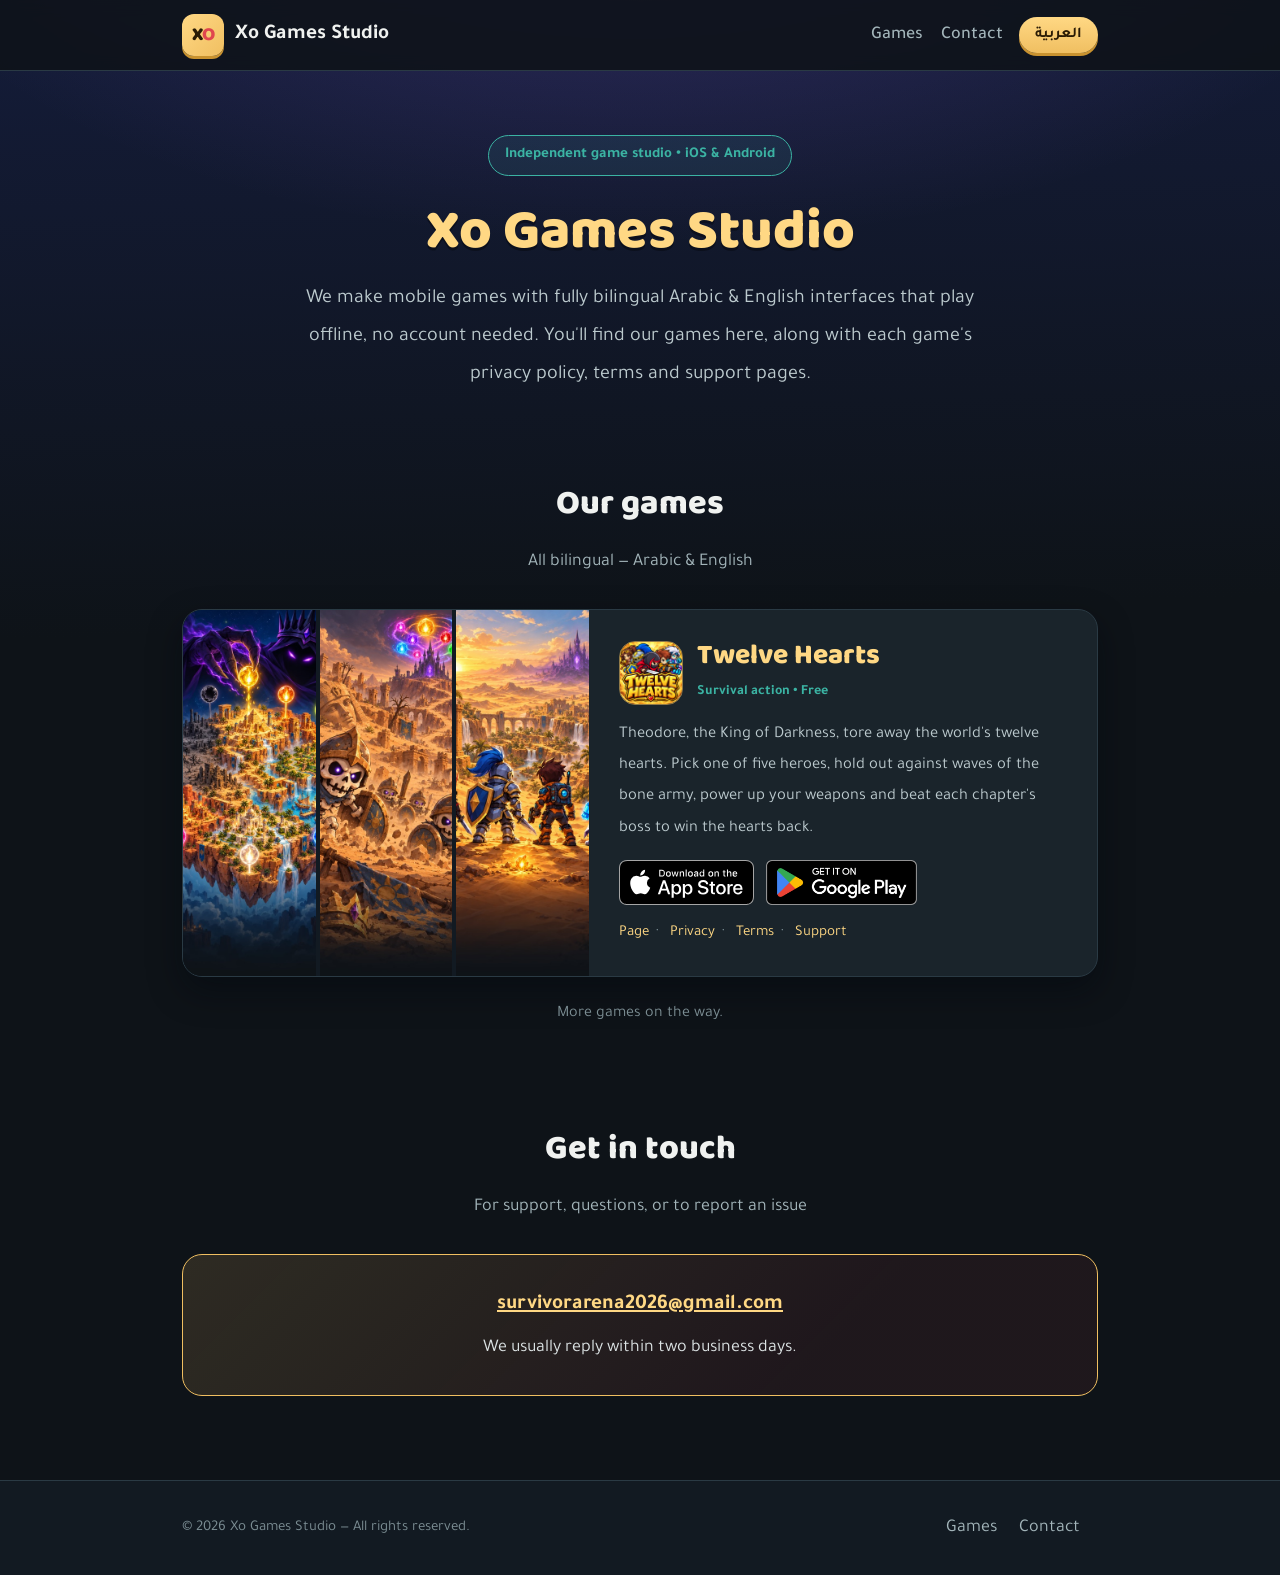
<file: index.html>
<!DOCTYPE html>
<html lang="ar" dir="rtl" data-lang="ar">
<head>
<meta charset="UTF-8">
<meta name="viewport" content="width=device-width, initial-scale=1.0">
<title>Xo Games Studio — Mobile Games</title>
<meta name="description" content="Xo Games Studio makes bilingual Arabic &amp; English mobile games for iOS and Android. Home of Twelve Hearts.">
<meta property="og:title" content="Xo Games Studio">
<meta property="og:description" content="Bilingual Arabic &amp; English mobile games for iOS and Android.">
<meta property="og:image" content="https://xogamesstudio.com/twelve-hearts/app-icon.png">
<link rel="canonical" href="https://xogamesstudio.com/">
<link rel="icon" type="image/png" href="twelve-hearts/app-icon.png">
<link rel="preconnect" href="https://fonts.googleapis.com">
<link rel="preconnect" href="https://fonts.gstatic.com" crossorigin>
<link href="https://fonts.googleapis.com/css2?family=Baloo+2:wght@600;800&family=Lalezar&family=Tajawal:wght@400;500;700&display=swap" rel="stylesheet">
<link rel="stylesheet" href="style.css?v=4">
<script src="lang.js?v=2"></script>
</head>
<body>

<header class="site">
  <div class="container">
    <a class="brand" href="./"><span class="mark">X<i>O</i></span>Xo Games Studio</a>
    <nav class="site">
      <a href="#games"><span class="ar">الألعاب</span><span class="en">Games</span></a>
      <a href="#contact"><span class="ar">تواصل</span><span class="en">Contact</span></a>
      <button class="langbtn" onclick="toggleLang()"><span class="ar">English</span><span class="en">العربية</span></button>
    </nav>
  </div>
</header>

<main>
  <section class="hero container">
    <span class="badge-pill"><span class="ar">استوديو ألعاب مستقل • آيفون وأندرويد</span><span class="en">Independent game studio • iOS &amp; Android</span></span>
    <h1>Xo Games Studio</h1>
    <p class="tag"><span class="ar">نصنع ألعاب موبايل بواجهات كاملة بالعربية والإنجليزية، تُلعب بلا إنترنت وبلا حساب. تجد هنا ألعابنا وروابط سياسات الخصوصية والشروط والدعم الخاصة بكل لعبة.</span><span class="en">We make mobile games with fully bilingual Arabic &amp; English interfaces that play offline, no account needed. You'll find our games here, along with each game's privacy policy, terms and support pages.</span></p>
  </section>

  <section class="section" id="games"><div class="container">
    <h2><span class="ar">ألعابنا</span><span class="en">Our games</span></h2>
    <p class="sub"><span class="ar">كلها ثنائية اللغة — عربي وإنجليزي</span><span class="en">All bilingual — Arabic &amp; English</span></p>

    <div class="games">
      <!-- ── Twelve Hearts ── -->
      <article class="game">
        <a class="art" href="twelve-hearts/" aria-label="Twelve Hearts">
          <img src="twelve-hearts/art/story-1.jpg" alt="" loading="lazy" width="600" height="900">
          <img src="twelve-hearts/art/story-2.jpg" alt="" loading="lazy" width="600" height="900">
          <img src="twelve-hearts/art/story-3.jpg" alt="" loading="lazy" width="600" height="900">
        </a>
        <div class="info">
          <div class="head">
            <img src="twelve-hearts/app-icon.png" alt="">
            <div><h3>Twelve Hearts</h3><span class="kind"><span class="ar">أكشن ونجاة • مجانية</span><span class="en">Survival action • Free</span></span></div>
          </div>
          <p><span class="ar">انتزع ثيودور ملك الظلام قلوب العالم الاثني عشر. اختر واحداً من خمسة أبطال، واصمد أمام موجات جيش العظام، وطوّر أسلحتك، واهزم الزعيم في آخر كل فصل لتستعيد القلوب.</span><span class="en">Theodore, the King of Darkness, tore away the world's twelve hearts. Pick one of five heroes, hold out against waves of the bone army, power up your weapons and beat each chapter's boss to win the hearts back.</span></p>
          <div class="stores">
            <a class="badge-link" href="https://apps.apple.com/app/id6836787292" target="_blank" rel="noopener">
              <img class="store-badge ar" src="store-badges/app-store-ar.svg" width="135" height="45" alt="حمّل التطبيق من App Store">
              <img class="store-badge en" src="store-badges/app-store-en.svg" width="135" height="45" alt="Download on the App Store">
            </a>
            <a class="badge-link" href="https://play.google.com/store/apps/details?id=com.Xogamesstudio.Twelvehearts" target="_blank" rel="noopener">
              <img class="store-badge ar" src="store-badges/google-play-ar.png?v=2" width="151" height="45" alt="حمّل التطبيق من Google Play">
              <img class="store-badge en" src="store-badges/google-play-en.png?v=2" width="151" height="45" alt="Get it on Google Play">
            </a>
          </div>
          <div class="legal">
            <a href="twelve-hearts/"><span class="ar">الصفحة</span><span class="en">Page</span></a><span class="sep">·</span>
            <a href="twelve-hearts/privacy.html"><span class="ar">الخصوصية</span><span class="en">Privacy</span></a><span class="sep">·</span>
            <a href="twelve-hearts/terms.html"><span class="ar">الشروط</span><span class="en">Terms</span></a><span class="sep">·</span>
            <a href="twelve-hearts/support.html"><span class="ar">الدعم</span><span class="en">Support</span></a>
          </div>
        </div>
      </article>
    </div>
    <p class="more"><span class="ar">ألعاب أخرى في الطريق.</span><span class="en">More games on the way.</span></p>
  </div></section>

  <section class="section" id="contact"><div class="container">
    <h2><span class="ar">تواصل معنا</span><span class="en">Get in touch</span></h2>
    <p class="sub"><span class="ar">للدعم أو الاستفسارات أو الإبلاغ عن مشكلة</span><span class="en">For support, questions, or to report an issue</span></p>
    <div class="contact">
      <a class="mail" href="mailto:survivorarena2026@gmail.com">survivorarena2026@gmail.com</a>
      <p><span class="ar">نردّ عادةً خلال يومي عمل.</span><span class="en">We usually reply within two business days.</span></p>
    </div>
  </div></section>
</main>

<footer class="site">
  <div class="container">
    <p class="cp">© <span id="yr">2026</span> Xo Games Studio — <span class="ar">جميع الحقوق محفوظة.</span><span class="en">All rights reserved.</span></p>
    <nav>
      <a href="#games"><span class="ar">الألعاب</span><span class="en">Games</span></a>
      <a href="#contact"><span class="ar">تواصل</span><span class="en">Contact</span></a>
    </nav>
  </div>
</footer>

<script>document.getElementById('yr').textContent = new Date().getFullYear();</script>
</body>
</html>
</file>
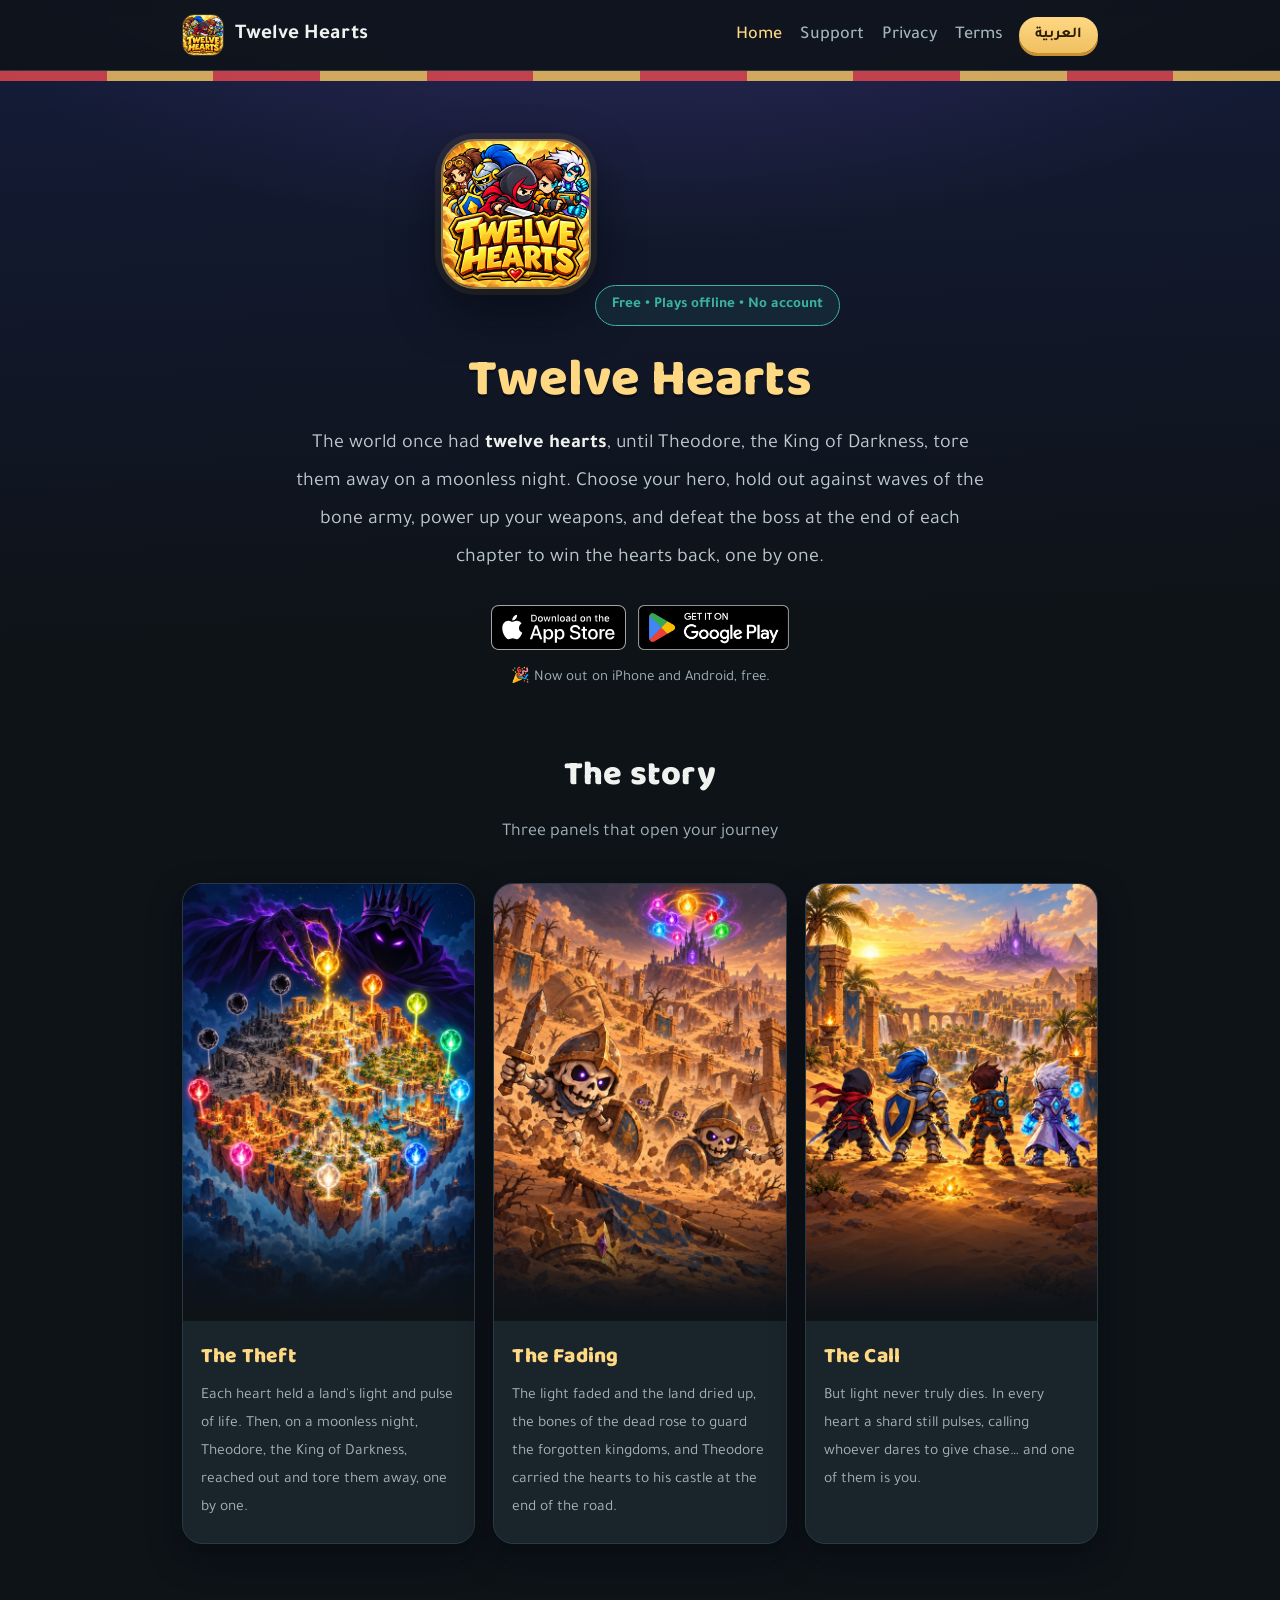
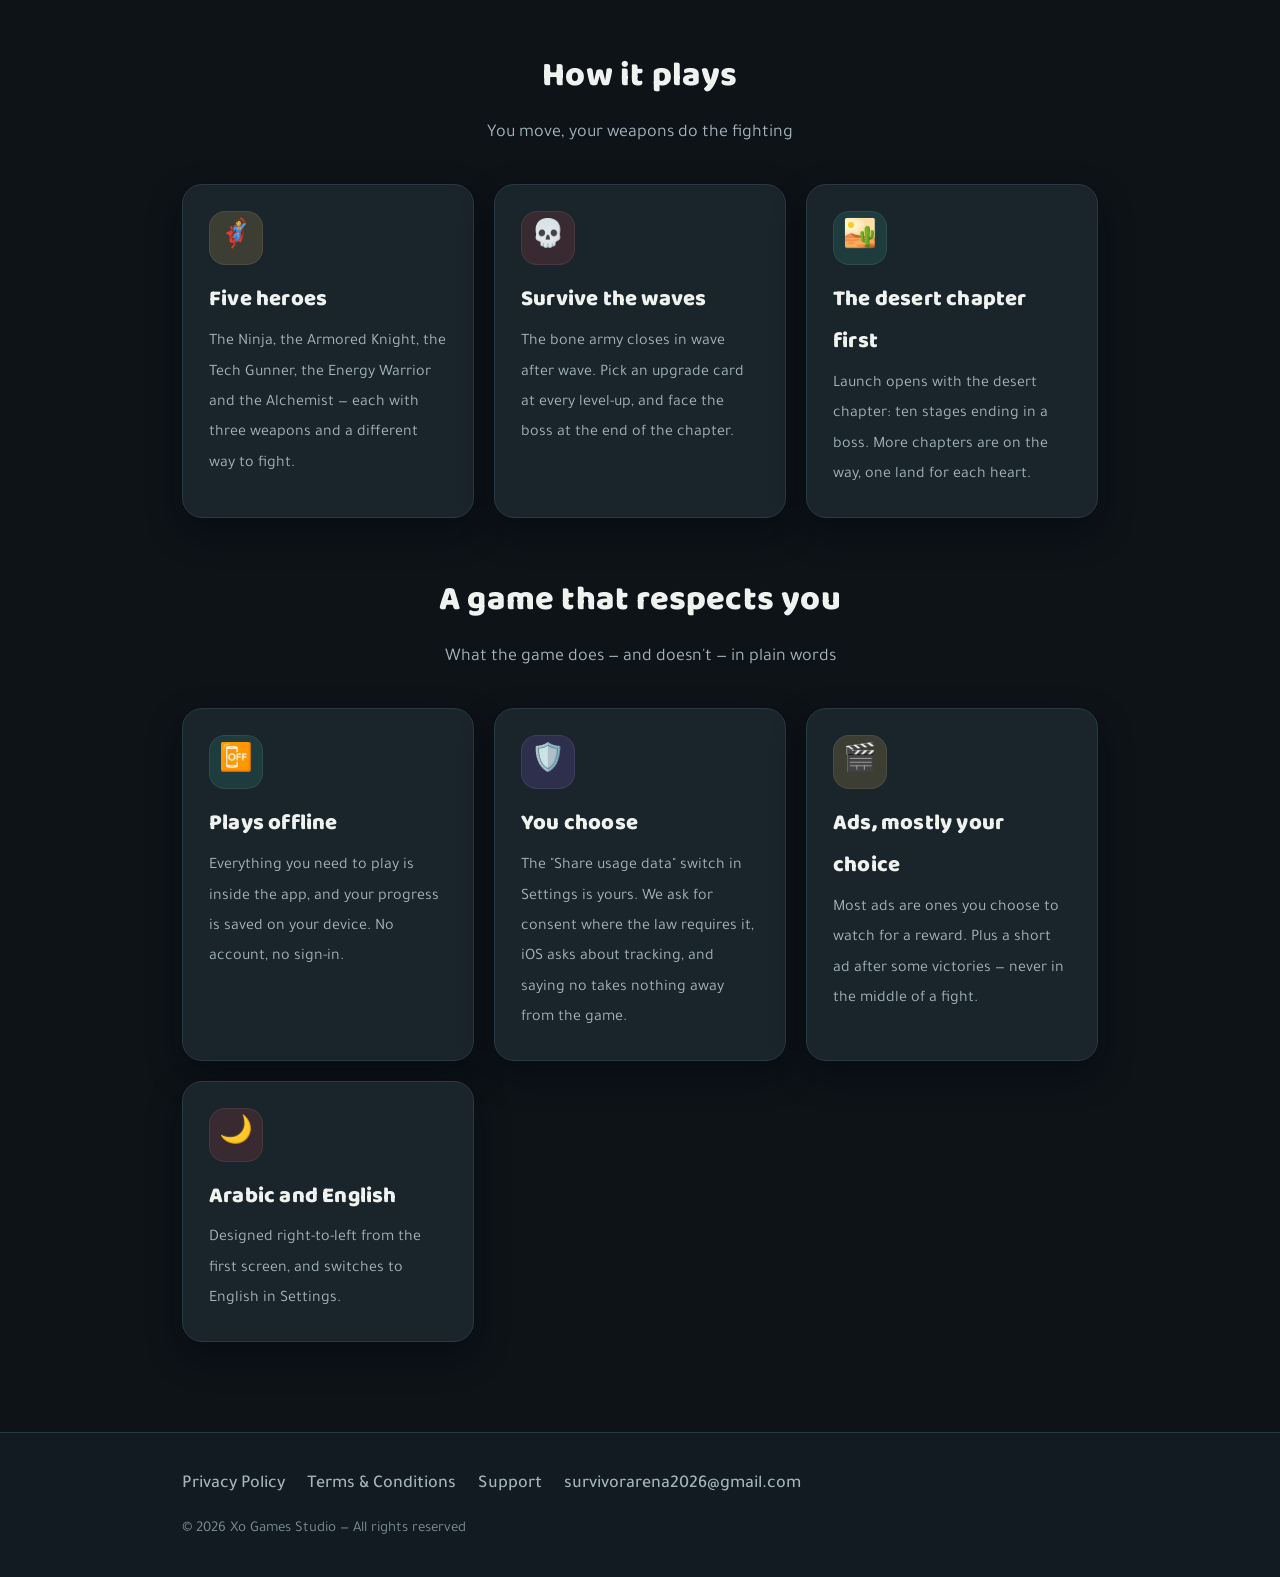
<file: twelve-hearts/index.html>
<!DOCTYPE html>
<html lang="ar" dir="rtl" data-lang="ar">
<head>
<meta charset="UTF-8">
<meta name="viewport" content="width=device-width, initial-scale=1.0">
<title>Twelve Hearts — Xo Games Studio</title>
<meta name="description" content="Twelve Hearts: choose a hero and win back the twelve hearts Theodore, the King of Darkness, stole. A survival action game for iOS and Android in Arabic and English.">
<meta property="og:title" content="Twelve Hearts">
<meta property="og:description" content="Choose a hero and win back the twelve hearts the King of Darkness stole.">
<meta property="og:image" content="https://xogamesstudio.com/twelve-hearts/app-icon.png">
<link rel="icon" type="image/png" href="app-icon.png">
<link rel="preconnect" href="https://fonts.googleapis.com">
<link rel="preconnect" href="https://fonts.gstatic.com" crossorigin>
<link href="https://fonts.googleapis.com/css2?family=Baloo+2:wght@600;800&family=Lalezar&family=Tajawal:wght@400;500;700&display=swap" rel="stylesheet">
<link rel="stylesheet" href="style.css?v=4">
<script src="lang.js"></script>
</head>
<body>

<header class="site">
  <div class="container">
    <a class="brand" href="index.html"><img class="logo" src="app-icon.png" alt="">Twelve Hearts</a>
    <nav class="site">
      <a href="index.html" aria-current="page"><span class="ar">الرئيسية</span><span class="en">Home</span></a>
      <a href="support.html"><span class="ar">الدعم</span><span class="en">Support</span></a>
      <a href="privacy.html"><span class="ar">الخصوصية</span><span class="en">Privacy</span></a>
      <a href="terms.html"><span class="ar">الشروط</span><span class="en">Terms</span></a>
      <button class="langbtn" onclick="toggleLang()"><span class="ar">English</span><span class="en">العربية</span></button>
    </nav>
  </div>
</header>
<div class="ribbon"></div>

<main>
  <section class="hero container">
    <img class="appicon" src="app-icon.png" alt="Twelve Hearts">
    <span class="badge-pill"><span class="ar">مجانية • تُلعب بلا إنترنت • بلا حساب</span><span class="en">Free • Plays offline • No account</span></span>
    <h1>Twelve Hearts</h1>
    <p class="tag"><span class="ar">كان للعالم <strong>اثنا عشر قلباً</strong>، حتى انتزعها ثيودور ملك الظلام في ليلة بلا قمر. اختر بطلك، واصمد أمام موجات جيش العظام، وطوّر أسلحتك، واهزم الزعيم في آخر كل فصل لتستعيد القلوب واحداً تلو الآخر.</span><span class="en">The world once had <strong>twelve hearts</strong>, until Theodore, the King of Darkness, tore them away on a moonless night. Choose your hero, hold out against waves of the bone army, power up your weapons, and defeat the boss at the end of each chapter to win the hearts back, one by one.</span></p>
    <div class="stores">
      <a class="badge-link" href="https://apps.apple.com/app/id6836787292" target="_blank" rel="noopener">
        <img class="store-badge ar" src="../store-badges/app-store-ar.svg" width="135" height="45" alt="حمّل التطبيق من App Store">
        <img class="store-badge en" src="../store-badges/app-store-en.svg" width="135" height="45" alt="Download on the App Store">
      </a>
      <a class="badge-link" href="https://play.google.com/store/apps/details?id=com.Xogamesstudio.Twelvehearts" target="_blank" rel="noopener">
        <img class="store-badge ar" src="../store-badges/google-play-ar.png?v=2" width="151" height="45" alt="حمّل التطبيق من Google Play">
        <img class="store-badge en" src="../store-badges/google-play-en.png?v=2" width="151" height="45" alt="Get it on Google Play">
      </a>
    </div>
    <p class="soon-note"><span class="ar">🎉 نُشرت اللعبة الآن على iPhone وأندرويد، مجاناً.</span><span class="en">🎉 Now out on iPhone and Android, free.</span></p>
  </section>

  <section class="section" style="padding-top:10px"><div class="container">
    <h2><span class="ar">الحكاية</span><span class="en">The story</span></h2>
    <p class="sub"><span class="ar">ثلاث لوحات تفتتح بها رحلتك</span><span class="en">Three panels that open your journey</span></p>
    <div class="story">
      <figure><img src="art/story-1.jpg" alt="" loading="lazy" width="600" height="900">
        <figcaption><h3><span class="ar">السرقة</span><span class="en">The Theft</span></h3>
        <p><span class="ar">في كل قلب نور أرض ونبض حياة. وفي ليلة بلا قمر مدّ ثيودور، ملك الظلام، يده وانتزعها واحداً تلو الآخر.</span><span class="en">Each heart held a land's light and pulse of life. Then, on a moonless night, Theodore, the King of Darkness, reached out and tore them away, one by one.</span></p></figcaption></figure>
      <figure><img src="art/story-2.jpg" alt="" loading="lazy" width="600" height="900">
        <figcaption><h3><span class="ar">الأفول</span><span class="en">The Fading</span></h3>
        <p><span class="ar">خبا النور وجفّت الأرض، وقامت عظام الموتى تحرس الممالك المنسية، وحمل ثيودور القلوب إلى قلعته في آخر الطريق.</span><span class="en">The light faded and the land dried up, the bones of the dead rose to guard the forgotten kingdoms, and Theodore carried the hearts to his castle at the end of the road.</span></p></figcaption></figure>
      <figure><img src="art/story-3.jpg" alt="" loading="lazy" width="600" height="900">
        <figcaption><h3><span class="ar">النداء</span><span class="en">The Call</span></h3>
        <p><span class="ar">لكن النور لا يموت تماماً. في كل قلب بقيت شظية تنبض، تنادي من يجرؤ على المطاردة… وواحد منهم أنت.</span><span class="en">But light never truly dies. In every heart a shard still pulses, calling whoever dares to give chase… and one of them is you.</span></p></figcaption></figure>
    </div>
  </div></section>

  <section class="section"><div class="container">
    <h2><span class="ar">كيف تُلعب</span><span class="en">How it plays</span></h2>
    <p class="sub"><span class="ar">تحرّك، وأسلحتك تتولّى القتال</span><span class="en">You move, your weapons do the fighting</span></p>
    <div class="grid">
      <div class="feat">
        <div class="ic" style="background:rgba(240,191,97,.16)">🦸</div>
        <h3><span class="ar">خمسة أبطال</span><span class="en">Five heroes</span></h3>
        <p><span class="ar">النينجا، والفارس المدرّع، والمسلّح التقني، ومحارب الطاقة، والخيميائي — لكلّ منهم ثلاثة أسلحة وأسلوب قتال مختلف.</span><span class="en">The Ninja, the Armored Knight, the Tech Gunner, the Energy Warrior and the Alchemist — each with three weapons and a different way to fight.</span></p>
      </div>
      <div class="feat">
        <div class="ic" style="background:rgba(224,70,78,.16)">💀</div>
        <h3><span class="ar">اصمد أمام الموجات</span><span class="en">Survive the waves</span></h3>
        <p><span class="ar">جيش العظام يزحف عليك موجة بعد موجة. اختر بطاقة ترقية في كل مستوى، وواجه الزعيم في نهاية الفصل.</span><span class="en">The bone army closes in wave after wave. Pick an upgrade card at every level-up, and face the boss at the end of the chapter.</span></p>
      </div>
      <div class="feat">
        <div class="ic" style="background:rgba(59,179,163,.16)">🏜️</div>
        <h3><span class="ar">فصل الصحراء أولاً</span><span class="en">The desert chapter first</span></h3>
        <p><span class="ar">يبدأ الإطلاق بفصل الصحراء: عشر مراحل تنتهي بزعيم. وفصول أخرى في الطريق، لكلّ قلب أرضه.</span><span class="en">Launch opens with the desert chapter: ten stages ending in a boss. More chapters are on the way, one land for each heart.</span></p>
      </div>
    </div>
  </div></section>

  <section class="section" style="padding-top:0"><div class="container">
    <h2><span class="ar">لعبة تحترمك</span><span class="en">A game that respects you</span></h2>
    <p class="sub"><span class="ar">ما تفعله اللعبة وما لا تفعله، بوضوح</span><span class="en">What the game does — and doesn't — in plain words</span></p>
    <div class="grid">
      <div class="feat">
        <div class="ic" style="background:rgba(59,179,163,.16)">📴</div>
        <h3><span class="ar">تُلعب بلا إنترنت</span><span class="en">Plays offline</span></h3>
        <p><span class="ar">كل ما تحتاجه للّعب داخل التطبيق، وتقدّمك محفوظ على جهازك. لا حساب ولا تسجيل دخول.</span><span class="en">Everything you need to play is inside the app, and your progress is saved on your device. No account, no sign-in.</span></p>
      </div>
      <div class="feat">
        <div class="ic" style="background:rgba(155,107,255,.16)">🛡️</div>
        <h3><span class="ar">أنت تختار</span><span class="en">You choose</span></h3>
        <p><span class="ar">مفتاح «مشاركة بيانات الاستخدام» في الإعدادات بيدك. نسألك عن الموافقة حيث يفرضها القانون، ويسألك iOS عن التتبّع، والرفض لا يُنقص من اللعبة شيئاً.</span><span class="en">The "Share usage data" switch in Settings is yours. We ask for consent where the law requires it, iOS asks about tracking, and saying no takes nothing away from the game.</span></p>
      </div>
      <div class="feat">
        <div class="ic" style="background:rgba(240,191,97,.16)">🎬</div>
        <h3><span class="ar">إعلانات باختيارك غالباً</span><span class="en">Ads, mostly your choice</span></h3>
        <p><span class="ar">أغلب الإعلانات تشاهدها أنت مقابل مكافأة. وإعلان قصير بعد بعض الانتصارات، لا أثناء القتال أبداً.</span><span class="en">Most ads are ones you choose to watch for a reward. Plus a short ad after some victories — never in the middle of a fight.</span></p>
      </div>
      <div class="feat">
        <div class="ic" style="background:rgba(224,70,78,.16)">🌙</div>
        <h3><span class="ar">بالعربية والإنجليزية</span><span class="en">Arabic and English</span></h3>
        <p><span class="ar">صُمّمت من اليمين إلى اليسار من أوّل شاشة، وتتبدّل إلى الإنجليزية من الإعدادات.</span><span class="en">Designed right-to-left from the first screen, and switches to English in Settings.</span></p>
      </div>
    </div>
  </div></section>
</main>

<footer class="site">
  <div class="container">
    <nav>
      <a href="privacy.html"><span class="ar">سياسة الخصوصية</span><span class="en">Privacy Policy</span></a>
      <a href="terms.html"><span class="ar">الشروط والأحكام</span><span class="en">Terms &amp; Conditions</span></a>
      <a href="support.html"><span class="ar">الدعم</span><span class="en">Support</span></a>
      <a href="mailto:survivorarena2026@gmail.com" dir="ltr">survivorarena2026@gmail.com</a>
    </nav>
    <span class="cp">© 2026 Xo Games Studio — <span class="ar">جميع الحقوق محفوظة</span><span class="en">All rights reserved</span></span>
  </div>
</footer>

</body>
</html>
</file>
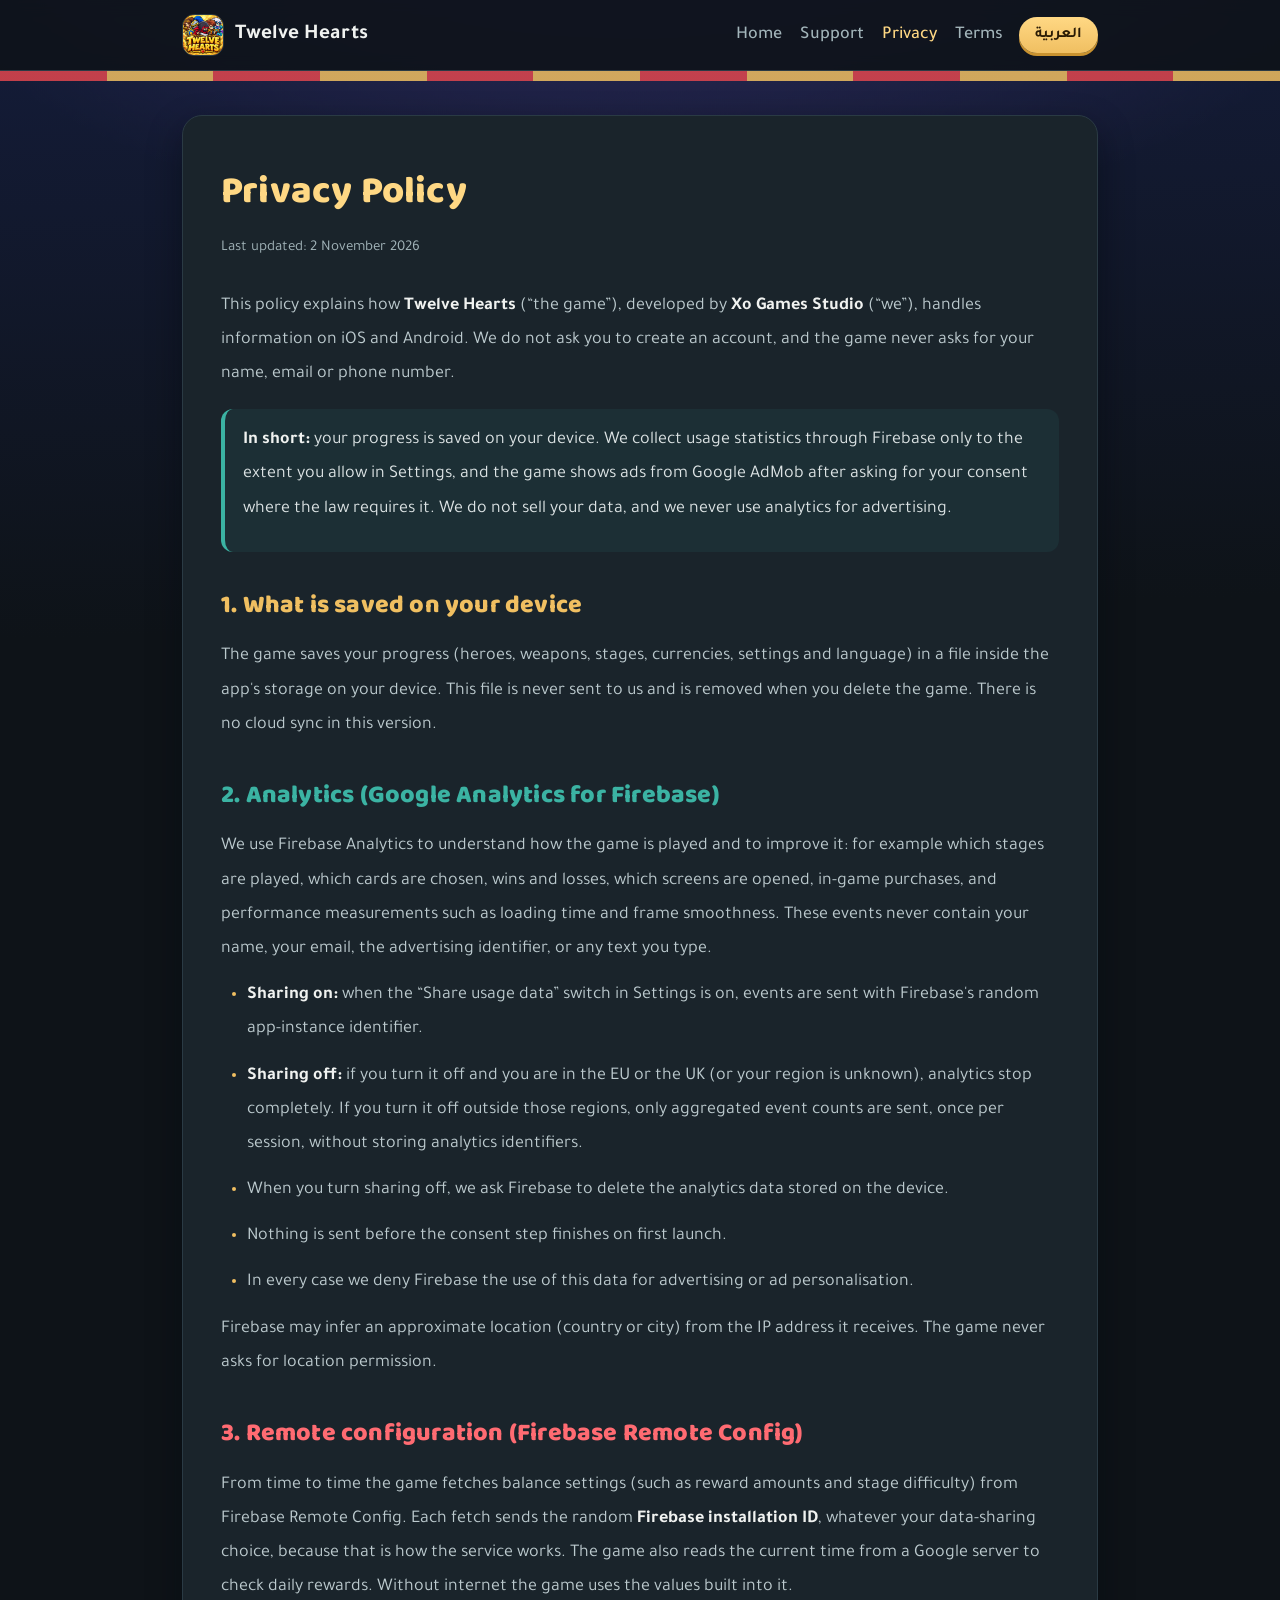
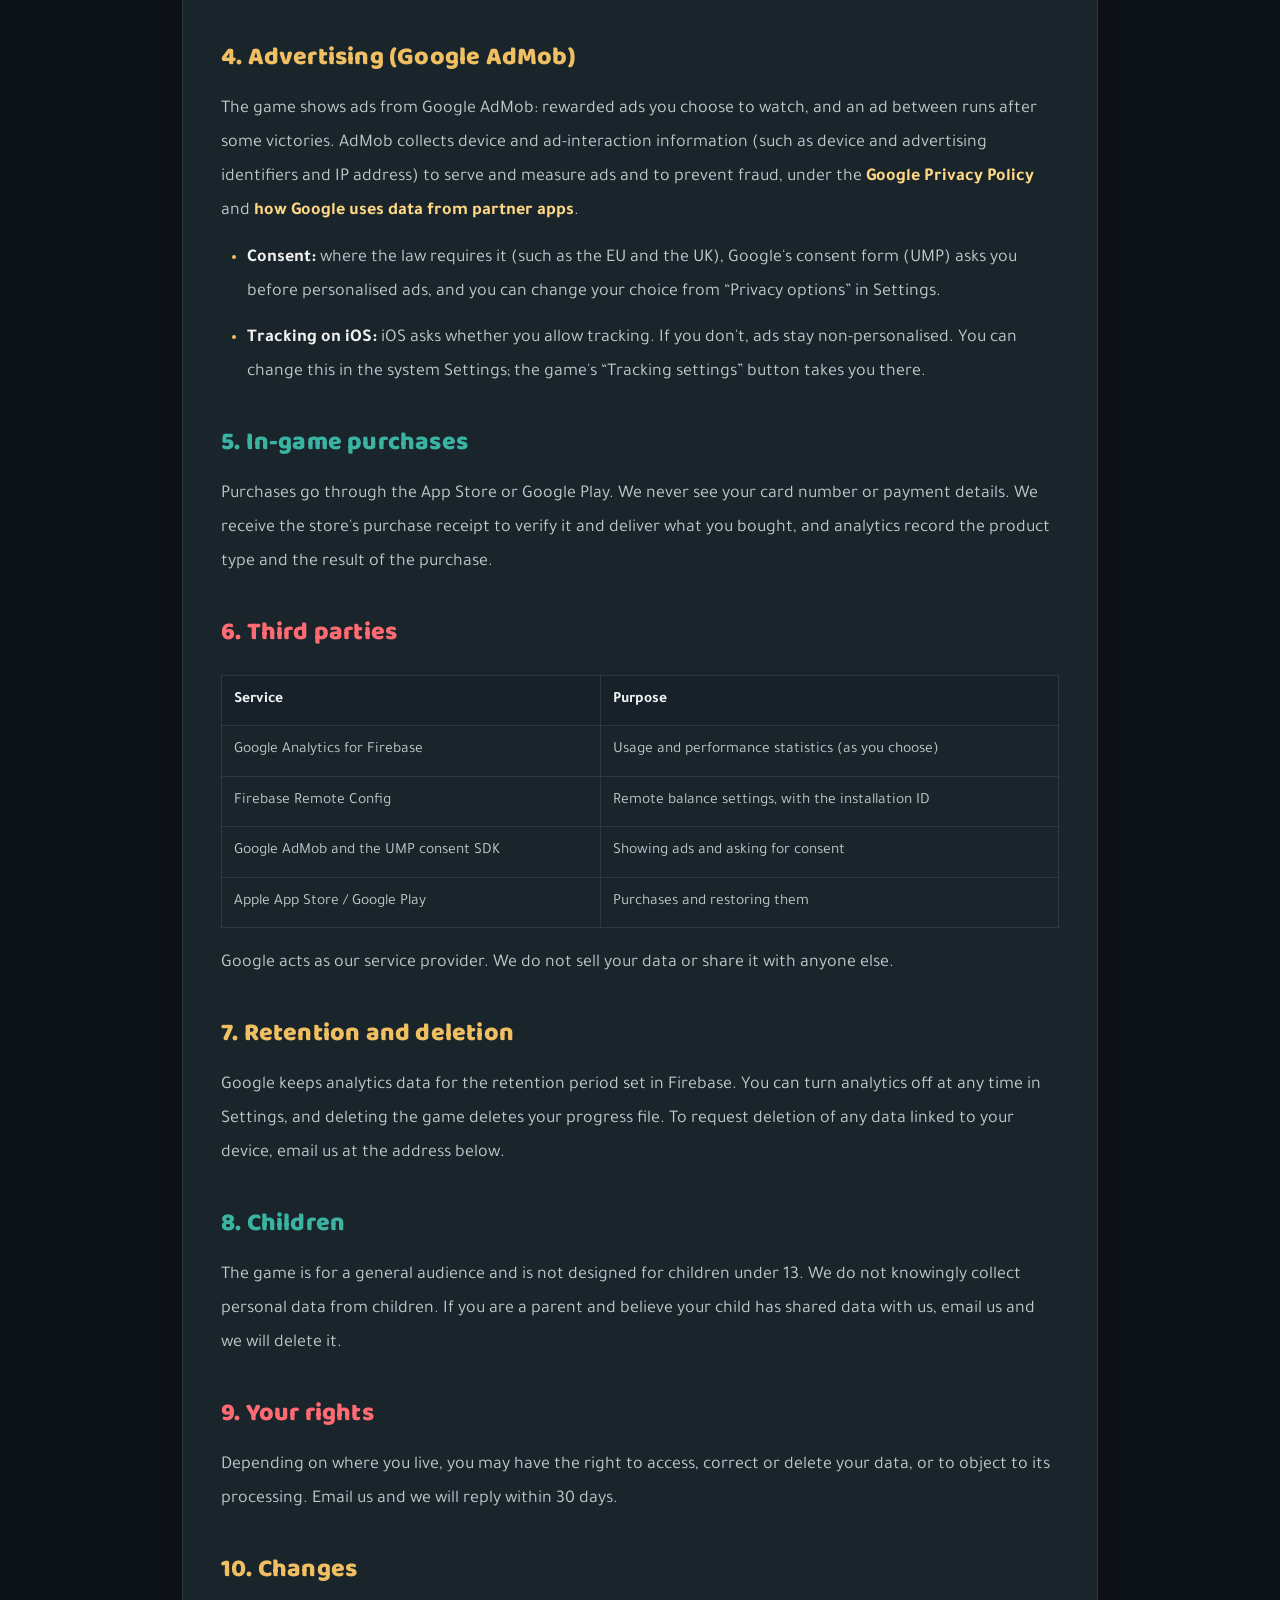
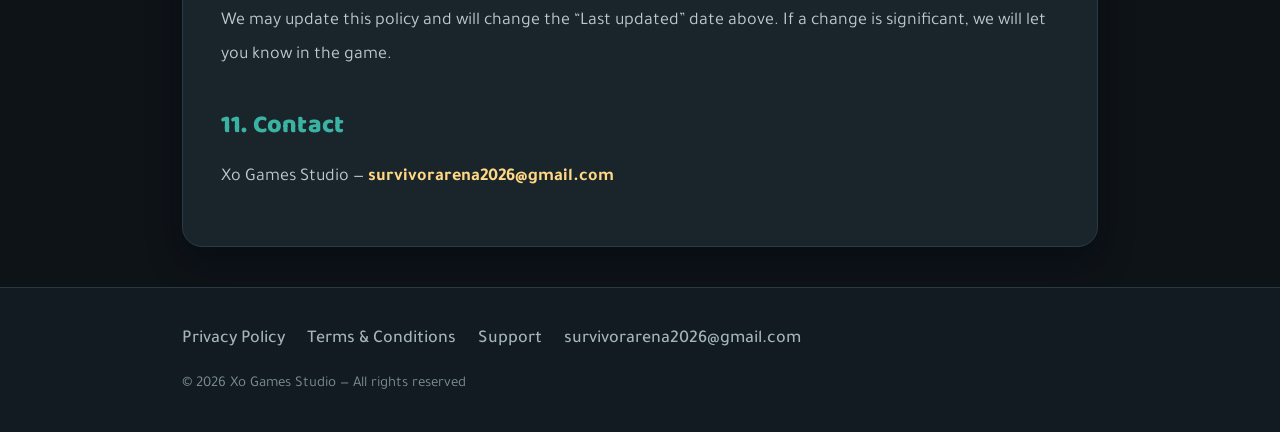
<file: twelve-hearts/privacy.html>
<!DOCTYPE html>
<html lang="ar" dir="rtl" data-lang="ar">
<head>
<meta charset="UTF-8">
<meta name="viewport" content="width=device-width, initial-scale=1.0">
<title>Privacy Policy — Twelve Hearts</title>
<meta name="description" content="Privacy policy for the Twelve Hearts game by Xo Games Studio.">
<link rel="icon" type="image/png" href="app-icon.png">
<link rel="preconnect" href="https://fonts.googleapis.com">
<link rel="preconnect" href="https://fonts.gstatic.com" crossorigin>
<link href="https://fonts.googleapis.com/css2?family=Baloo+2:wght@600;800&family=Lalezar&family=Tajawal:wght@400;500;700&display=swap" rel="stylesheet">
<link rel="stylesheet" href="style.css">
<script src="lang.js"></script>
</head>
<body>

<header class="site">
  <div class="container">
    <a class="brand" href="index.html"><img class="logo" src="app-icon.png" alt="">Twelve Hearts</a>
    <nav class="site">
      <a href="index.html"><span class="ar">الرئيسية</span><span class="en">Home</span></a>
      <a href="support.html"><span class="ar">الدعم</span><span class="en">Support</span></a>
      <a href="privacy.html" aria-current="page"><span class="ar">الخصوصية</span><span class="en">Privacy</span></a>
      <a href="terms.html"><span class="ar">الشروط</span><span class="en">Terms</span></a>
      <button class="langbtn" onclick="toggleLang()"><span class="ar">English</span><span class="en">العربية</span></button>
    </nav>
  </div>
</header>
<div class="ribbon"></div>

<main class="container">
<article class="doc">

<!-- ═════════════ Arabic ═════════════ -->
<div class="ar">
  <h1>سياسة الخصوصية</h1>
  <p class="updated">آخر تحديث: ٢ نوفمبر ٢٠٢٦</p>

  <p>توضّح هذه السياسة كيف تتعامل لعبة <strong>Twelve Hearts</strong> («اللعبة») التي تطوّرها <strong>Xo Games Studio</strong> («نحن») مع المعلومات على أجهزة iOS وأندرويد. نحن لا نطلب منك إنشاء حساب، ولا نطلب اسمك أو بريدك أو رقم هاتفك داخل اللعبة.</p>

  <div class="note"><p><strong>باختصار:</strong> تقدّمك محفوظ على جهازك. نجمع إحصاءات استخدام عبر Firebase فقط بالقدر الذي تسمح به في الإعدادات، وتعرض اللعبة إعلانات من Google AdMob بعد سؤالك عن الموافقة حيث يفرضها القانون. لا نبيع بياناتك، ولا نستخدم التحليلات للإعلانات.</p></div>

  <h2>١. ما يُحفظ على جهازك</h2>
  <p>تحفظ اللعبة تقدّمك (الأبطال والأسلحة والمراحل والعملات والإعدادات واللغة) في ملف داخل مساحة التطبيق على جهازك. هذا الملف لا يُرسَل إلينا، ويُحذف عند حذف اللعبة. لا توجد مزامنة سحابية في هذا الإصدار.</p>

  <h2>٢. التحليلات (Google Analytics for Firebase)</h2>
  <p>نستخدم Firebase Analytics لنفهم كيف تُلعب اللعبة ونحسّنها: مثلاً المراحل التي تُلعب، والبطاقات التي تُختار، والانتصارات والهزائم، والشاشات التي تُفتح، والمشتريات داخل اللعبة، وقياسات الأداء مثل زمن التحميل وسلاسة الإطارات. لا نضع في هذه الأحداث اسمك أو بريدك أو معرّف الإعلانات أو أي نص تكتبه.</p>
  <ul>
    <li><strong>تشغيل المشاركة:</strong> إذا كان مفتاح «مشاركة بيانات الاستخدام» في الإعدادات مفعّلاً، تُرسَل الأحداث مع معرّف تطبيق Firebase العشوائي.</li>
    <li><strong>إيقاف المشاركة:</strong> إذا أوقفته وكنت في الاتحاد الأوروبي أو المملكة المتحدة (أو لم نعرف منطقتك)، تتوقّف التحليلات تماماً. وإذا أوقفته خارج هذه المناطق، تُرسَل أعداد مجمّعة للأحداث فقط، مرّة في الجلسة، بلا تخزين لمعرّفات التحليلات.</li>
    <li>عند إيقاف المشاركة نطلب من Firebase حذف بيانات التحليلات المحفوظة على الجهاز.</li>
    <li>لا يُرسَل شيء قبل أن تنتهي خطوة الموافقة عند أول تشغيل.</li>
    <li>في كل الأحوال نرفض لـFirebase استخدام هذه البيانات للإعلانات أو لتخصيصها.</li>
  </ul>
  <p>قد يستنتج Firebase موقعاً تقريبياً (البلد أو المدينة) من عنوان IP الذي يصله، ولا تطلب اللعبة إذن الموقع أبداً.</p>

  <h2>٣. الضبط عن بُعد (Firebase Remote Config)</h2>
  <p>تجلب اللعبة من حين لآخر إعدادات توازن (مثل أعداد المكافآت وصعوبة المراحل) من Firebase Remote Config. يُرسل هذا الطلب <strong>معرّف تثبيت Firebase</strong> العشوائي مع كل جلب، بصرف النظر عن خيارك في مشاركة البيانات، لأنه جزء من طريقة عمل الخدمة. كما تقرأ اللعبة الوقت الحالي من خادم Google لتتحقّق من المكافآت اليومية. إن لم يتوفّر الإنترنت تعمل اللعبة بالقيم المضمّنة فيها.</p>

  <h2>٤. الإعلانات (Google AdMob)</h2>
  <p>تعرض اللعبة إعلانات من Google AdMob: إعلانات بمكافأة تختار أنت مشاهدتها، وإعلان بين الجولات بعد بعض الانتصارات. يجمع AdMob معلومات عن الجهاز والتفاعل مع الإعلانات (مثل معرّفات الجهاز والإعلان وعنوان IP) لعرض الإعلانات وقياسها ومنع الاحتيال، وفق <a href="https://policies.google.com/privacy" target="_blank" rel="noopener">سياسة خصوصية Google</a> و<a href="https://policies.google.com/technologies/partner-sites" target="_blank" rel="noopener">طريقة استخدام Google للبيانات</a>.</p>
  <ul>
    <li><strong>الموافقة:</strong> في المناطق التي يفرض فيها القانون ذلك (مثل الاتحاد الأوروبي والمملكة المتحدة) تسألك نافذة Google للموافقة (UMP) قبل الإعلانات المخصّصة، وتغيّر خيارك من «خيارات الخصوصية» في الإعدادات.</li>
    <li><strong>التتبّع على iOS:</strong> يسألك iOS إن كنت تسمح بالتتبّع. إن لم تسمح تبقى الإعلانات غير مخصّصة. وتغيّر ذلك من إعدادات النظام، ويوصلك إليها زرّ «إعدادات التتبّع» في اللعبة.</li>
  </ul>

  <h2>٥. المشتريات داخل اللعبة</h2>
  <p>تتمّ المشتريات عبر App Store أو Google Play. لا نرى رقم بطاقتك ولا بيانات الدفع. نتلقّى من المتجر إيصال الشراء للتحقّق منه وتسليم ما اشتريته، ونسجّل في التحليلات نوع المنتج ونتيجة الشراء.</p>

  <h2>٦. الأطراف الثالثة</h2>
  <div class="tablewrap"><table>
    <tr><th>الخدمة</th><th>الغرض</th></tr>
    <tr><td>Google Analytics for Firebase</td><td>إحصاءات الاستخدام والأداء (حسب خيارك)</td></tr>
    <tr><td>Firebase Remote Config</td><td>ضبط التوازن عن بُعد، ومعه معرّف التثبيت</td></tr>
    <tr><td>Google AdMob وأداة الموافقة UMP</td><td>عرض الإعلانات وطلب الموافقة</td></tr>
    <tr><td>Apple App Store / Google Play</td><td>المشتريات واسترجاعها</td></tr>
  </table></div>
  <p>Google مزوّد خدمة لنا، ولا نبيع بياناتك ولا نشاركها مع أي طرف آخر.</p>

  <h2>٧. الاحتفاظ والحذف</h2>
  <p>تحتفظ Google ببيانات التحليلات وفق مدّة الاحتفاظ المضبوطة في Firebase. تستطيع إيقاف التحليلات في أي وقت من الإعدادات، وحذف اللعبة يحذف ملف تقدّمك. ولطلب حذف أي بيانات مرتبطة بجهازك، راسلنا على البريد أدناه.</p>

  <h2>٨. الأطفال</h2>
  <p>اللعبة موجّهة لجمهور عام وليست مصمّمة للأطفال دون ١٣ عاماً، ولا نجمع عن قصد بيانات شخصية من الأطفال. إن كنت وليّ أمر وتعتقد أن طفلك شاركنا بيانات، راسلنا لنحذفها.</p>

  <h2>٩. حقوقك</h2>
  <p>بحسب مكان إقامتك قد يحقّ لك طلب الاطّلاع على بياناتك أو تصحيحها أو حذفها أو الاعتراض على معالجتها. راسلنا وسنردّ خلال ٣٠ يوماً.</p>

  <h2>١٠. التغييرات</h2>
  <p>قد نحدّث هذه السياسة، وسنغيّر تاريخ «آخر تحديث» أعلاه. وإن كان التغيير جوهرياً سنعلمك داخل اللعبة.</p>

  <h2>١١. التواصل</h2>
  <p>Xo Games Studio — <a href="mailto:survivorarena2026@gmail.com" dir="ltr">survivorarena2026@gmail.com</a></p>
</div>

<!-- ═════════════ English ═════════════ -->
<div class="en">
  <h1>Privacy Policy</h1>
  <p class="updated">Last updated: 2 November 2026</p>

  <p>This policy explains how <strong>Twelve Hearts</strong> (“the game”), developed by <strong>Xo Games Studio</strong> (“we”), handles information on iOS and Android. We do not ask you to create an account, and the game never asks for your name, email or phone number.</p>

  <div class="note"><p><strong>In short:</strong> your progress is saved on your device. We collect usage statistics through Firebase only to the extent you allow in Settings, and the game shows ads from Google AdMob after asking for your consent where the law requires it. We do not sell your data, and we never use analytics for advertising.</p></div>

  <h2>1. What is saved on your device</h2>
  <p>The game saves your progress (heroes, weapons, stages, currencies, settings and language) in a file inside the app's storage on your device. This file is never sent to us and is removed when you delete the game. There is no cloud sync in this version.</p>

  <h2>2. Analytics (Google Analytics for Firebase)</h2>
  <p>We use Firebase Analytics to understand how the game is played and to improve it: for example which stages are played, which cards are chosen, wins and losses, which screens are opened, in-game purchases, and performance measurements such as loading time and frame smoothness. These events never contain your name, your email, the advertising identifier, or any text you type.</p>
  <ul>
    <li><strong>Sharing on:</strong> when the “Share usage data” switch in Settings is on, events are sent with Firebase's random app-instance identifier.</li>
    <li><strong>Sharing off:</strong> if you turn it off and you are in the EU or the UK (or your region is unknown), analytics stop completely. If you turn it off outside those regions, only aggregated event counts are sent, once per session, without storing analytics identifiers.</li>
    <li>When you turn sharing off, we ask Firebase to delete the analytics data stored on the device.</li>
    <li>Nothing is sent before the consent step finishes on first launch.</li>
    <li>In every case we deny Firebase the use of this data for advertising or ad personalisation.</li>
  </ul>
  <p>Firebase may infer an approximate location (country or city) from the IP address it receives. The game never asks for location permission.</p>

  <h2>3. Remote configuration (Firebase Remote Config)</h2>
  <p>From time to time the game fetches balance settings (such as reward amounts and stage difficulty) from Firebase Remote Config. Each fetch sends the random <strong>Firebase installation ID</strong>, whatever your data-sharing choice, because that is how the service works. The game also reads the current time from a Google server to check daily rewards. Without internet the game uses the values built into it.</p>

  <h2>4. Advertising (Google AdMob)</h2>
  <p>The game shows ads from Google AdMob: rewarded ads you choose to watch, and an ad between runs after some victories. AdMob collects device and ad-interaction information (such as device and advertising identifiers and IP address) to serve and measure ads and to prevent fraud, under the <a href="https://policies.google.com/privacy" target="_blank" rel="noopener">Google Privacy Policy</a> and <a href="https://policies.google.com/technologies/partner-sites" target="_blank" rel="noopener">how Google uses data from partner apps</a>.</p>
  <ul>
    <li><strong>Consent:</strong> where the law requires it (such as the EU and the UK), Google's consent form (UMP) asks you before personalised ads, and you can change your choice from “Privacy options” in Settings.</li>
    <li><strong>Tracking on iOS:</strong> iOS asks whether you allow tracking. If you don't, ads stay non-personalised. You can change this in the system Settings; the game's “Tracking settings” button takes you there.</li>
  </ul>

  <h2>5. In-game purchases</h2>
  <p>Purchases go through the App Store or Google Play. We never see your card number or payment details. We receive the store's purchase receipt to verify it and deliver what you bought, and analytics record the product type and the result of the purchase.</p>

  <h2>6. Third parties</h2>
  <div class="tablewrap"><table>
    <tr><th>Service</th><th>Purpose</th></tr>
    <tr><td>Google Analytics for Firebase</td><td>Usage and performance statistics (as you choose)</td></tr>
    <tr><td>Firebase Remote Config</td><td>Remote balance settings, with the installation ID</td></tr>
    <tr><td>Google AdMob and the UMP consent SDK</td><td>Showing ads and asking for consent</td></tr>
    <tr><td>Apple App Store / Google Play</td><td>Purchases and restoring them</td></tr>
  </table></div>
  <p>Google acts as our service provider. We do not sell your data or share it with anyone else.</p>

  <h2>7. Retention and deletion</h2>
  <p>Google keeps analytics data for the retention period set in Firebase. You can turn analytics off at any time in Settings, and deleting the game deletes your progress file. To request deletion of any data linked to your device, email us at the address below.</p>

  <h2>8. Children</h2>
  <p>The game is for a general audience and is not designed for children under 13. We do not knowingly collect personal data from children. If you are a parent and believe your child has shared data with us, email us and we will delete it.</p>

  <h2>9. Your rights</h2>
  <p>Depending on where you live, you may have the right to access, correct or delete your data, or to object to its processing. Email us and we will reply within 30 days.</p>

  <h2>10. Changes</h2>
  <p>We may update this policy and will change the “Last updated” date above. If a change is significant, we will let you know in the game.</p>

  <h2>11. Contact</h2>
  <p>Xo Games Studio — <a href="mailto:survivorarena2026@gmail.com">survivorarena2026@gmail.com</a></p>
</div>

</article>
</main>

<footer class="site">
  <div class="container">
    <nav>
      <a href="privacy.html"><span class="ar">سياسة الخصوصية</span><span class="en">Privacy Policy</span></a>
      <a href="terms.html"><span class="ar">الشروط والأحكام</span><span class="en">Terms &amp; Conditions</span></a>
      <a href="support.html"><span class="ar">الدعم</span><span class="en">Support</span></a>
      <a href="mailto:survivorarena2026@gmail.com" dir="ltr">survivorarena2026@gmail.com</a>
    </nav>
    <span class="cp">© 2026 Xo Games Studio — <span class="ar">جميع الحقوق محفوظة</span><span class="en">All rights reserved</span></span>
  </div>
</footer>

</body>
</html>
</file>
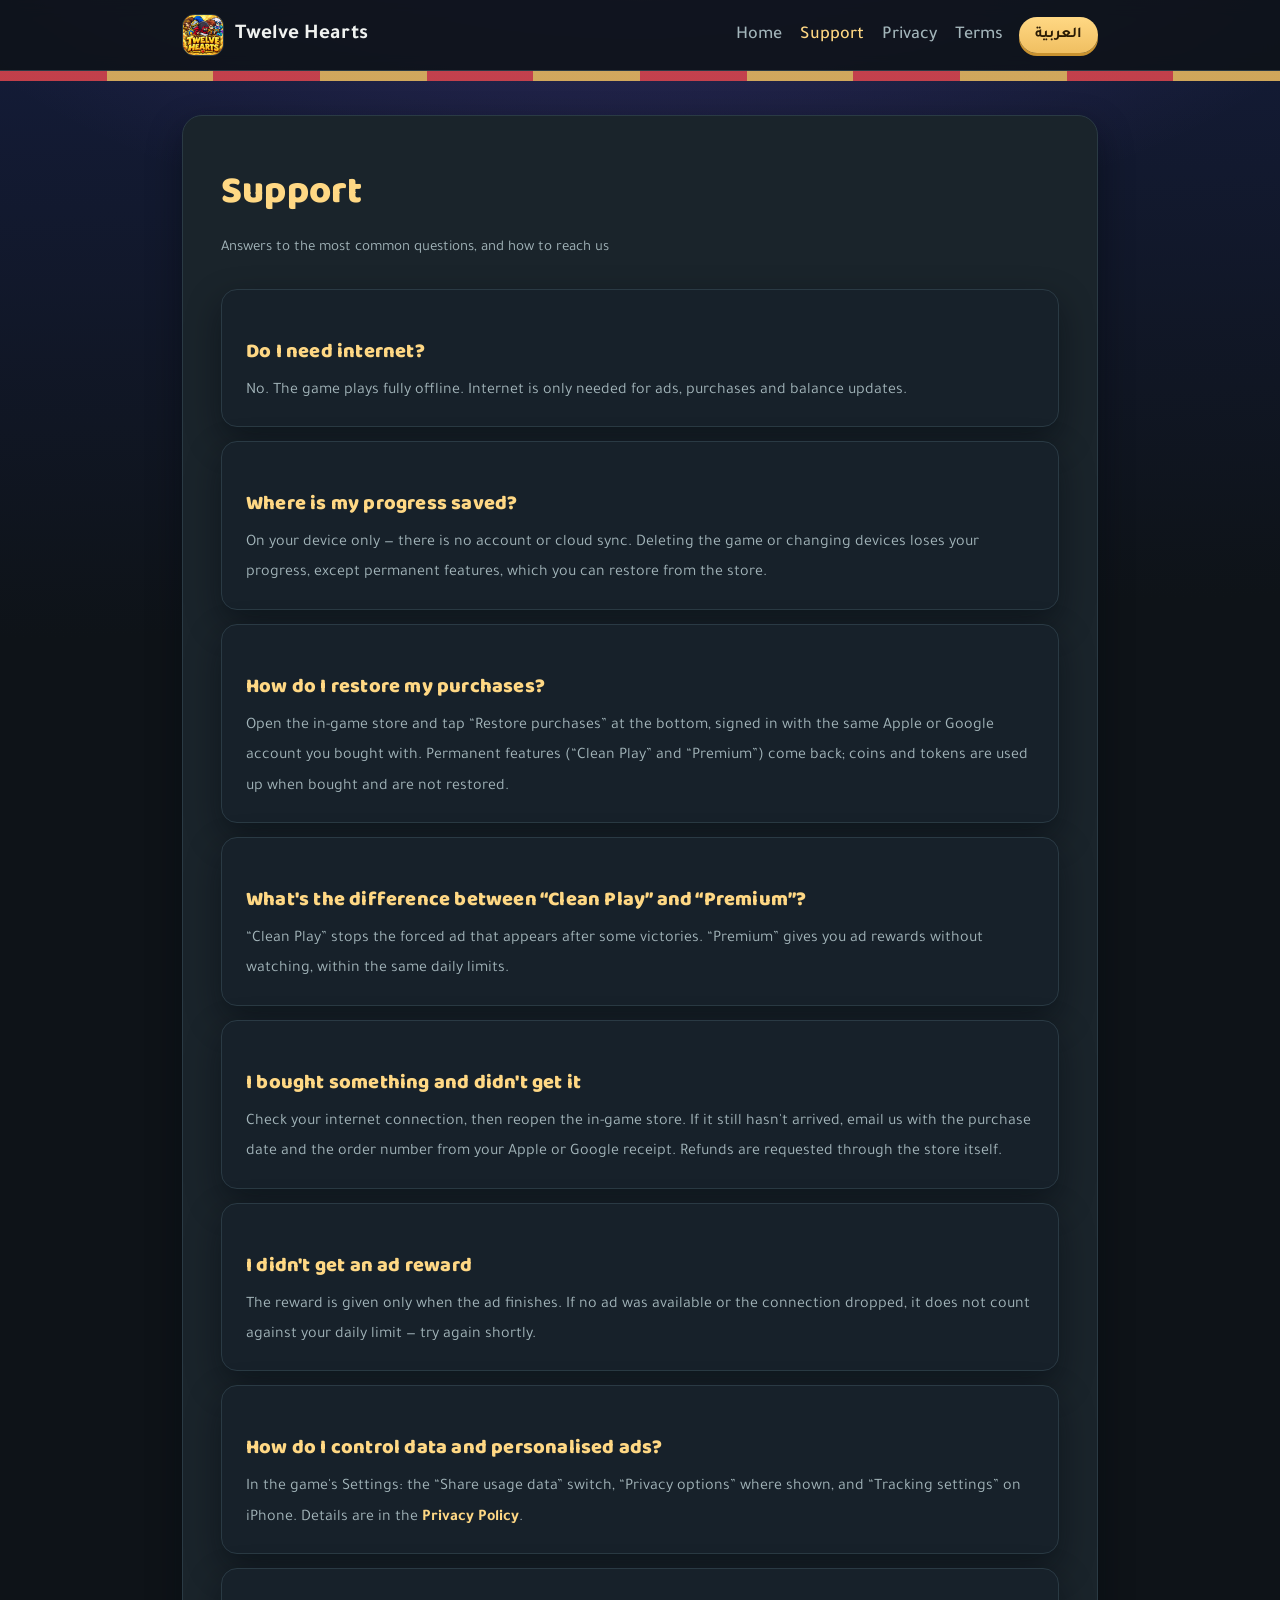
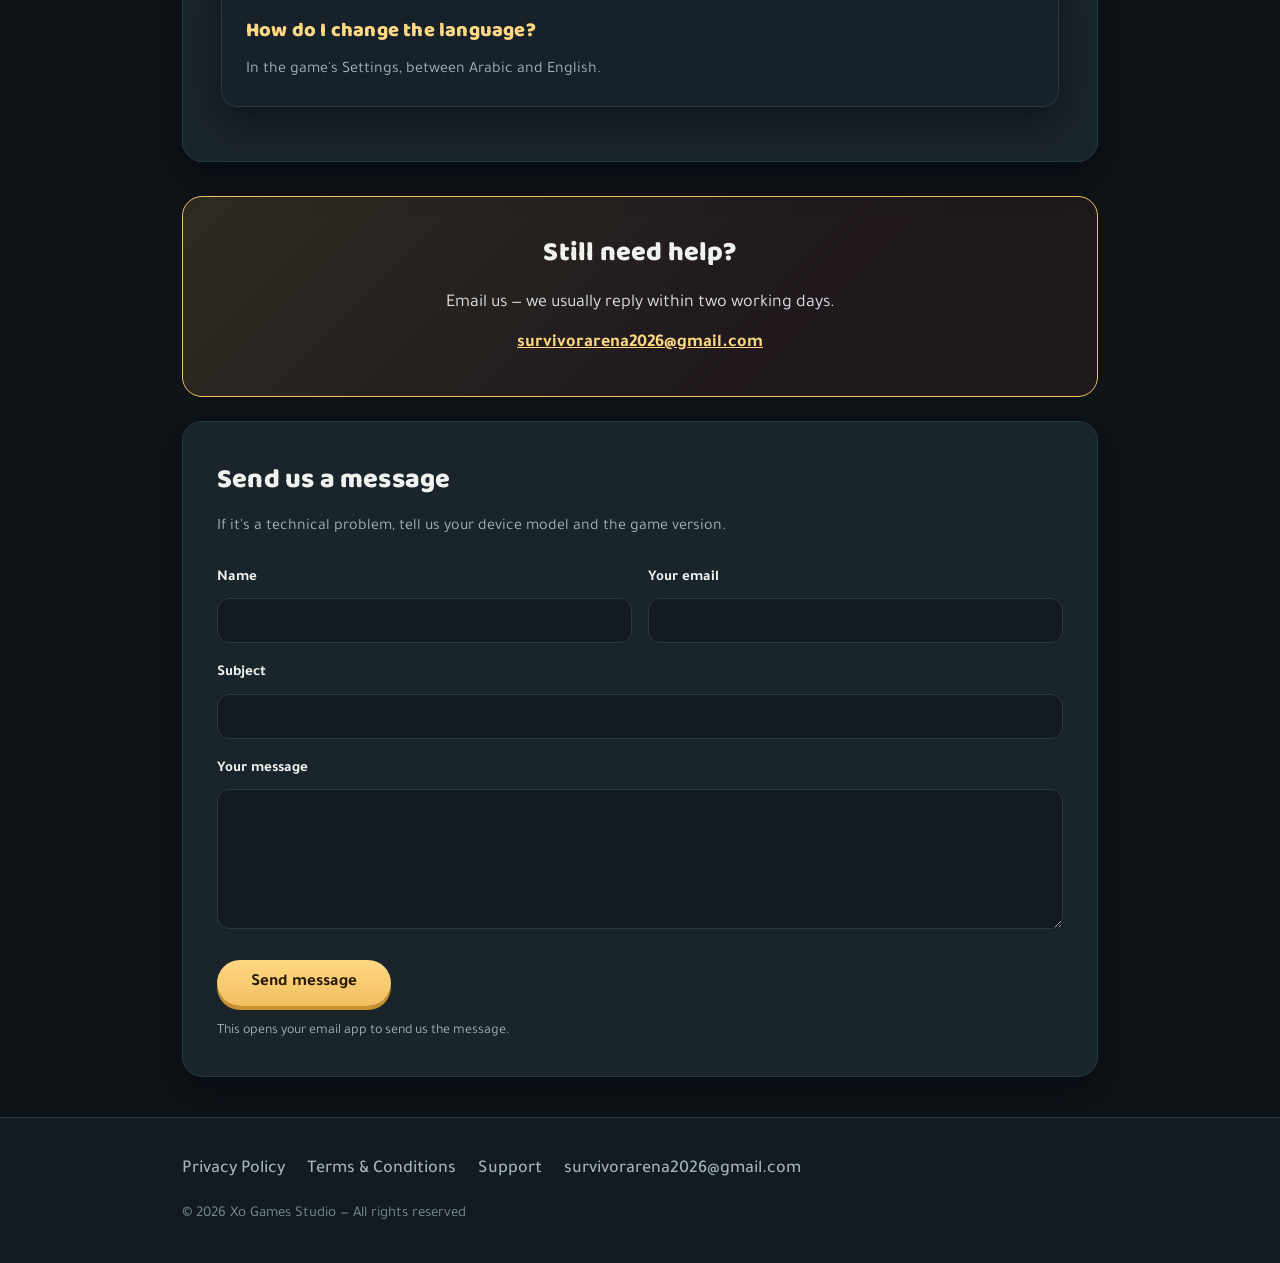
<file: twelve-hearts/support.html>
<!DOCTYPE html>
<html lang="ar" dir="rtl" data-lang="ar">
<head>
<meta charset="UTF-8">
<meta name="viewport" content="width=device-width, initial-scale=1.0">
<title>Support — Twelve Hearts</title>
<meta name="description" content="Help and contact for the Twelve Hearts game by Xo Games Studio.">
<link rel="icon" type="image/png" href="app-icon.png">
<link rel="preconnect" href="https://fonts.googleapis.com">
<link rel="preconnect" href="https://fonts.gstatic.com" crossorigin>
<link href="https://fonts.googleapis.com/css2?family=Baloo+2:wght@600;800&family=Lalezar&family=Tajawal:wght@400;500;700&display=swap" rel="stylesheet">
<link rel="stylesheet" href="style.css">
<script src="lang.js"></script>
</head>
<body>

<header class="site">
  <div class="container">
    <a class="brand" href="index.html"><img class="logo" src="app-icon.png" alt="">Twelve Hearts</a>
    <nav class="site">
      <a href="index.html"><span class="ar">الرئيسية</span><span class="en">Home</span></a>
      <a href="support.html" aria-current="page"><span class="ar">الدعم</span><span class="en">Support</span></a>
      <a href="privacy.html"><span class="ar">الخصوصية</span><span class="en">Privacy</span></a>
      <a href="terms.html"><span class="ar">الشروط</span><span class="en">Terms</span></a>
      <button class="langbtn" onclick="toggleLang()"><span class="ar">English</span><span class="en">العربية</span></button>
    </nav>
  </div>
</header>
<div class="ribbon"></div>

<main>
  <section class="container">
    <article class="doc">
      <h1><span class="ar">الدعم</span><span class="en">Support</span></h1>
      <p class="updated"><span class="ar">أجوبة لأكثر الأسئلة شيوعاً، وطريقة التواصل معنا</span><span class="en">Answers to the most common questions, and how to reach us</span></p>

      <div class="faq">
        <h3><span class="ar">هل أحتاج إلى إنترنت؟</span><span class="en">Do I need internet?</span></h3>
        <p><span class="ar">لا. اللعبة تُلعب كاملة بلا إنترنت. الإنترنت يلزم فقط للإعلانات والمشتريات وتحديث إعدادات التوازن.</span><span class="en">No. The game plays fully offline. Internet is only needed for ads, purchases and balance updates.</span></p>
      </div>
      <div class="faq">
        <h3><span class="ar">أين يُحفظ تقدّمي؟</span><span class="en">Where is my progress saved?</span></h3>
        <p><span class="ar">على جهازك فقط، فلا حساب ولا مزامنة سحابية. إن حذفت اللعبة أو غيّرت جهازك يضيع التقدّم، ما عدا المزايا الدائمة التي تستعيدها من المتجر.</span><span class="en">On your device only — there is no account or cloud sync. Deleting the game or changing devices loses your progress, except permanent features, which you can restore from the store.</span></p>
      </div>
      <div class="faq">
        <h3><span class="ar">كيف أستعيد مشترياتي؟</span><span class="en">How do I restore my purchases?</span></h3>
        <p><span class="ar">افتح المتجر داخل اللعبة واضغط «استعادة المشتريات» أسفله، بنفس حساب Apple أو Google الذي اشتريت به. تُستعاد المزايا الدائمة («لعب نظيف» و«المميّز»)، أما العملات والرموز فتُستهلك عند الشراء ولا تُستعاد.</span><span class="en">Open the in-game store and tap “Restore purchases” at the bottom, signed in with the same Apple or Google account you bought with. Permanent features (“Clean Play” and “Premium”) come back; coins and tokens are used up when bought and are not restored.</span></p>
      </div>
      <div class="faq">
        <h3><span class="ar">ما الفرق بين «لعب نظيف» و«المميّز»؟</span><span class="en">What's the difference between “Clean Play” and “Premium”?</span></h3>
        <p><span class="ar">«لعب نظيف» يوقف الإعلان الإجباري الذي يظهر بعد بعض الانتصارات. «المميّز» يعطيك مكافآت الإعلانات دون مشاهدتها، ضمن الحدود اليومية نفسها.</span><span class="en">“Clean Play” stops the forced ad that appears after some victories. “Premium” gives you ad rewards without watching, within the same daily limits.</span></p>
      </div>
      <div class="faq">
        <h3><span class="ar">اشتريت شيئاً ولم يصل</span><span class="en">I bought something and didn't get it</span></h3>
        <p><span class="ar">تأكّد من اتصالك بالإنترنت ثم أعد فتح المتجر داخل اللعبة. إن لم يصل، راسلنا مع تاريخ الشراء ورقم الطلب من إيصال Apple أو Google. وطلبات استرداد المال تتمّ عبر المتجر نفسه.</span><span class="en">Check your internet connection, then reopen the in-game store. If it still hasn't arrived, email us with the purchase date and the order number from your Apple or Google receipt. Refunds are requested through the store itself.</span></p>
      </div>
      <div class="faq">
        <h3><span class="ar">مكافأة الإعلان لم تصل</span><span class="en">I didn't get an ad reward</span></h3>
        <p><span class="ar">تُمنح المكافأة فقط إذا اكتمل الإعلان. وإن لم يتوفّر إعلان أو انقطع الاتصال لا يُحتسب ذلك من حدّك اليومي، فحاول بعد قليل.</span><span class="en">The reward is given only when the ad finishes. If no ad was available or the connection dropped, it does not count against your daily limit — try again shortly.</span></p>
      </div>
      <div class="faq">
        <h3><span class="ar">كيف أتحكّم بالبيانات والإعلانات المخصّصة؟</span><span class="en">How do I control data and personalised ads?</span></h3>
        <p><span class="ar">من الإعدادات داخل اللعبة: مفتاح «مشاركة بيانات الاستخدام»، و«خيارات الخصوصية» حيث يظهر، و«إعدادات التتبّع» على iPhone. التفاصيل في <a href="privacy.html">سياسة الخصوصية</a>.</span><span class="en">In the game's Settings: the “Share usage data” switch, “Privacy options” where shown, and “Tracking settings” on iPhone. Details are in the <a href="privacy.html">Privacy Policy</a>.</span></p>
      </div>
      <div class="faq">
        <h3><span class="ar">كيف أغيّر اللغة؟</span><span class="en">How do I change the language?</span></h3>
        <p><span class="ar">من الإعدادات داخل اللعبة، بين العربية والإنجليزية.</span><span class="en">In the game's Settings, between Arabic and English.</span></p>
      </div>
    </article>

    <div class="contact">
      <h2><span class="ar">ما زلت تحتاج مساعدة؟</span><span class="en">Still need help?</span></h2>
      <p><span class="ar">راسلنا وسنردّ عادة خلال يومَي عمل.</span><span class="en">Email us — we usually reply within two working days.</span></p>
      <p><a href="mailto:survivorarena2026@gmail.com" dir="ltr">survivorarena2026@gmail.com</a></p>
    </div>

    <div class="formcard">
      <h2><span class="ar">أرسل لنا رسالة</span><span class="en">Send us a message</span></h2>
      <p class="sub"><span class="ar">اذكر نوع جهازك وإصدار اللعبة إن كانت المشكلة تقنية.</span><span class="en">If it's a technical problem, tell us your device model and the game version.</span></p>
      <form id="supportForm">
        <div class="formrow">
          <div class="field"><label for="sf-name"><span class="ar">الاسم</span><span class="en">Name</span></label><input id="sf-name" name="name" type="text" required></div>
          <div class="field"><label for="sf-email"><span class="ar">بريدك الإلكتروني</span><span class="en">Your email</span></label><input id="sf-email" name="email" type="email" required></div>
        </div>
        <div class="field"><label for="sf-subject"><span class="ar">الموضوع</span><span class="en">Subject</span></label><input id="sf-subject" name="subject" type="text" required></div>
        <div class="field"><label for="sf-message"><span class="ar">رسالتك</span><span class="en">Your message</span></label><textarea id="sf-message" name="message" required></textarea></div>
        <button class="btn" type="submit"><span class="ar">إرسال</span><span class="en">Send message</span></button>
        <p class="form-hint"><span class="ar">سيفتح هذا تطبيق البريد لديك لإرسال الرسالة إلينا.</span><span class="en">This opens your email app to send us the message.</span></p>
      </form>
    </div>
  </section>
</main>

<footer class="site">
  <div class="container">
    <nav>
      <a href="privacy.html"><span class="ar">سياسة الخصوصية</span><span class="en">Privacy Policy</span></a>
      <a href="terms.html"><span class="ar">الشروط والأحكام</span><span class="en">Terms &amp; Conditions</span></a>
      <a href="support.html"><span class="ar">الدعم</span><span class="en">Support</span></a>
      <a href="mailto:survivorarena2026@gmail.com" dir="ltr">survivorarena2026@gmail.com</a>
    </nav>
    <span class="cp">© 2026 Xo Games Studio — <span class="ar">جميع الحقوق محفوظة</span><span class="en">All rights reserved</span></span>
  </div>
</footer>
<script>
(function () {
  var f = document.getElementById('supportForm');
  if (!f) return;
  f.addEventListener('submit', function (e) {
    e.preventDefault();
    var v = function (id) { return (document.getElementById(id).value || '').trim(); };
    var body = 'Name: ' + v('sf-name') + '\nEmail: ' + v('sf-email') + '\n\n' + v('sf-message');
    window.location.href = 'mailto:survivorarena2026@gmail.com'
      + '?subject=' + encodeURIComponent('[Twelve Hearts Support] ' + v('sf-subject'))
      + '&body=' + encodeURIComponent(body);
  });
})();
</script>
</body>
</html>
</file>
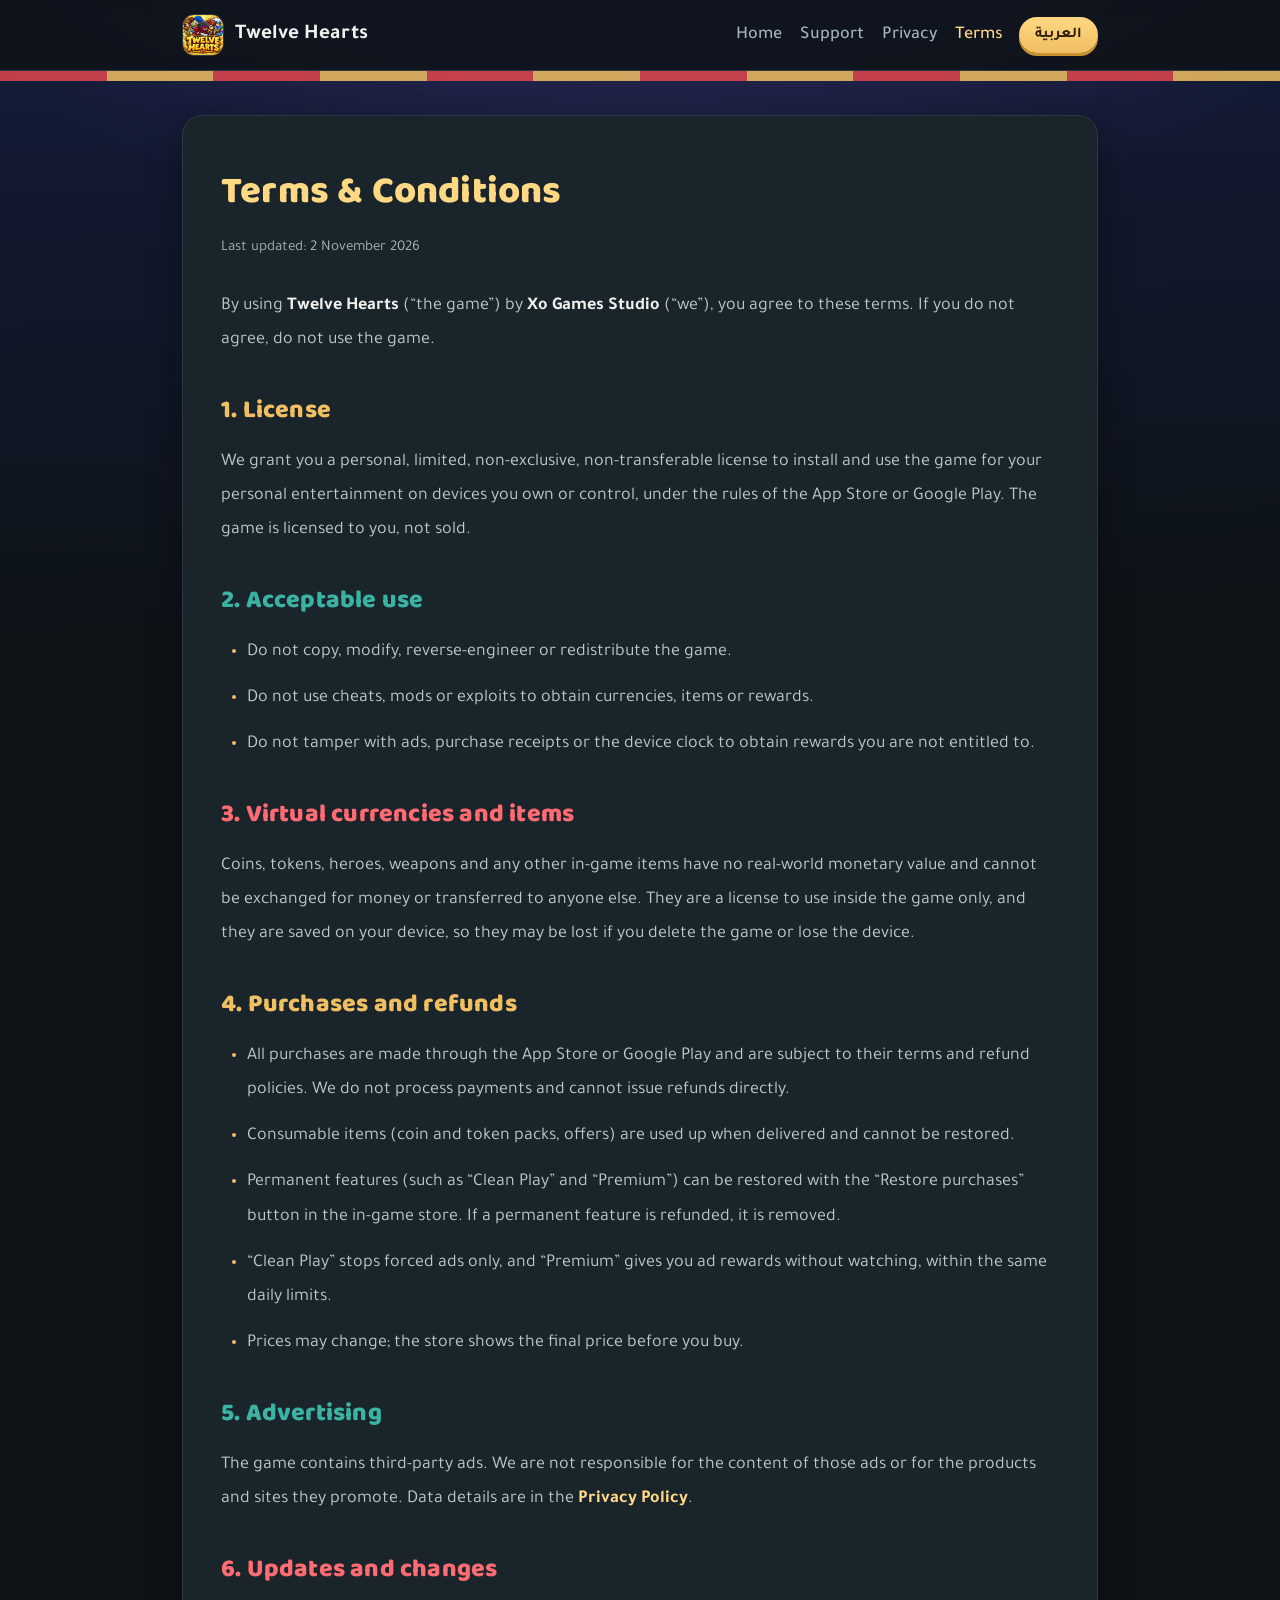
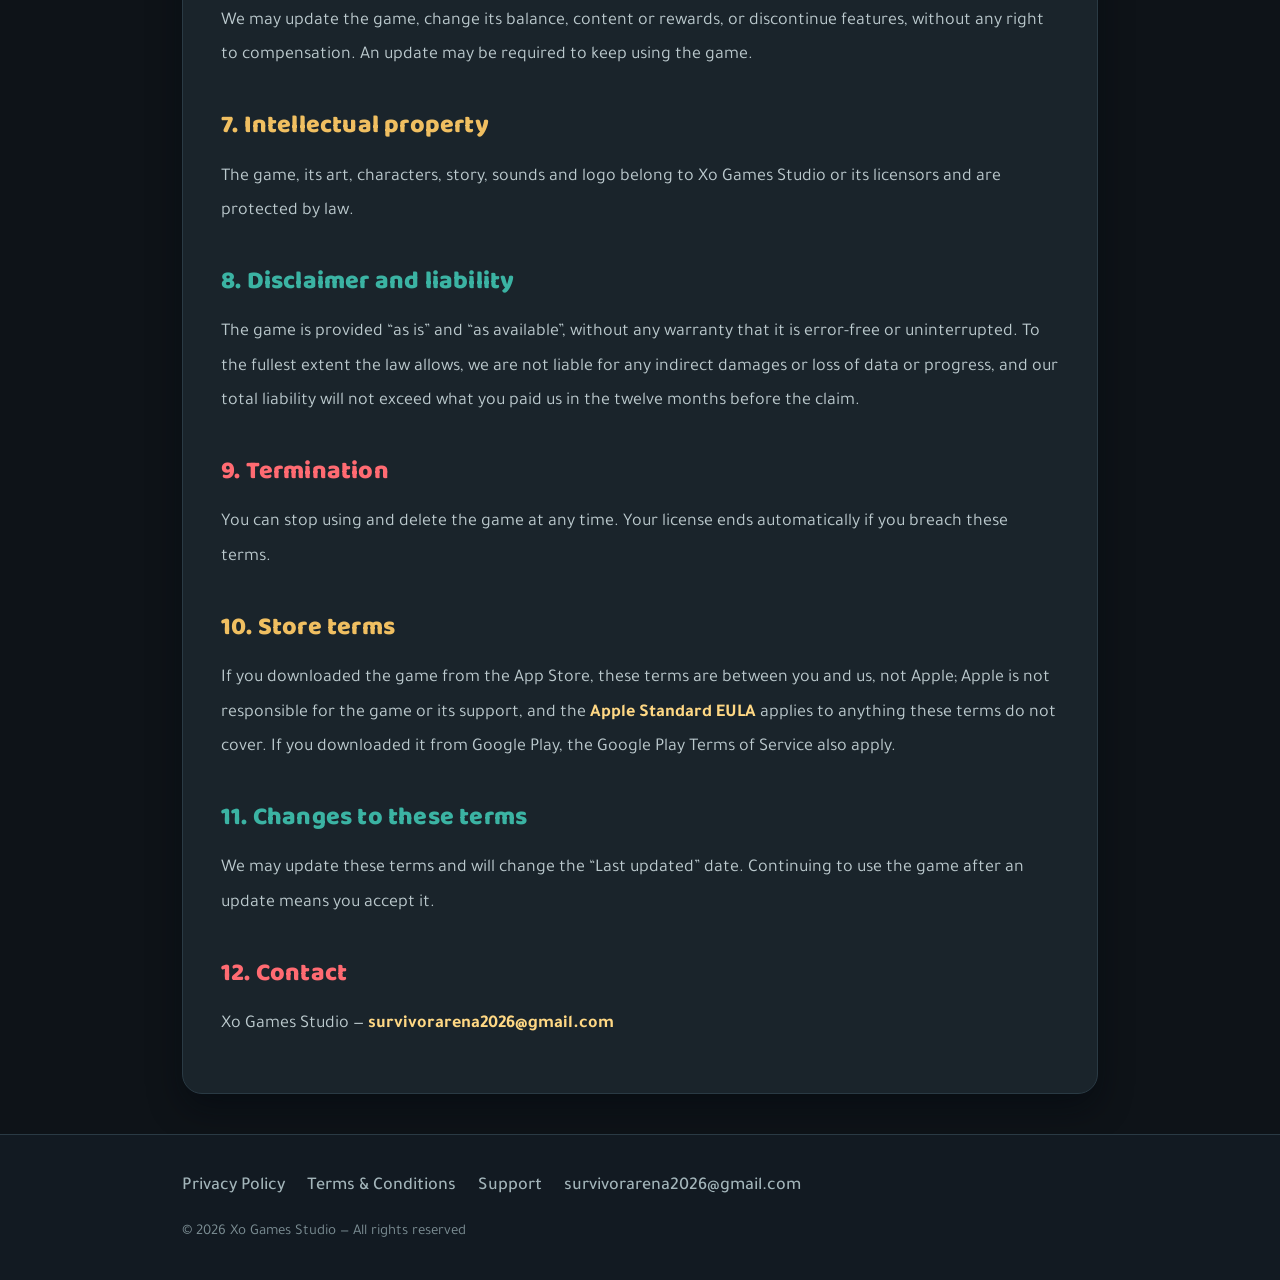
<file: twelve-hearts/terms.html>
<!DOCTYPE html>
<html lang="ar" dir="rtl" data-lang="ar">
<head>
<meta charset="UTF-8">
<meta name="viewport" content="width=device-width, initial-scale=1.0">
<title>Terms &amp; Conditions — Twelve Hearts</title>
<meta name="description" content="Terms and conditions for the Twelve Hearts game by Xo Games Studio.">
<link rel="icon" type="image/png" href="app-icon.png">
<link rel="preconnect" href="https://fonts.googleapis.com">
<link rel="preconnect" href="https://fonts.gstatic.com" crossorigin>
<link href="https://fonts.googleapis.com/css2?family=Baloo+2:wght@600;800&family=Lalezar&family=Tajawal:wght@400;500;700&display=swap" rel="stylesheet">
<link rel="stylesheet" href="style.css">
<script src="lang.js"></script>
</head>
<body>

<header class="site">
  <div class="container">
    <a class="brand" href="index.html"><img class="logo" src="app-icon.png" alt="">Twelve Hearts</a>
    <nav class="site">
      <a href="index.html"><span class="ar">الرئيسية</span><span class="en">Home</span></a>
      <a href="support.html"><span class="ar">الدعم</span><span class="en">Support</span></a>
      <a href="privacy.html"><span class="ar">الخصوصية</span><span class="en">Privacy</span></a>
      <a href="terms.html" aria-current="page"><span class="ar">الشروط</span><span class="en">Terms</span></a>
      <button class="langbtn" onclick="toggleLang()"><span class="ar">English</span><span class="en">العربية</span></button>
    </nav>
  </div>
</header>
<div class="ribbon"></div>

<main class="container">
<article class="doc">

<div class="ar">
  <h1>الشروط والأحكام</h1>
  <p class="updated">آخر تحديث: ٢ نوفمبر ٢٠٢٦</p>
  <p>باستخدامك لعبة <strong>Twelve Hearts</strong> («اللعبة») من <strong>Xo Games Studio</strong> («نحن») فإنك توافق على هذه الشروط. إن لم توافق عليها فلا تستخدم اللعبة.</p>

  <h2>١. الترخيص</h2>
  <p>نمنحك ترخيصاً شخصياً محدوداً وغير حصري وغير قابل للتحويل لتثبيت اللعبة واستخدامها لأغراض الترفيه الشخصي على أجهزة تملكها أو تتحكّم بها، وفق قواعد App Store أو Google Play. اللعبة مرخّصة لك ولا تُباع.</p>

  <h2>٢. الاستخدام المقبول</h2>
  <ul>
    <li>لا تنسخ اللعبة أو تعدّلها أو تفكّكها أو تعيد توزيعها.</li>
    <li>لا تستخدم أدوات غشّ أو تعديل أو ثغرات للحصول على عملات أو عناصر أو مكافآت.</li>
    <li>لا تتلاعب بالإعلانات أو بإيصالات الشراء أو بساعة الجهاز للحصول على مكافآت بغير حقّ.</li>
  </ul>

  <h2>٣. العملات والعناصر الافتراضية</h2>
  <p>العملات والرموز والأبطال والأسلحة وأي عناصر داخل اللعبة لا قيمة نقدية حقيقية لها، ولا يمكن استبدالها بمال أو نقلها لشخص آخر. هي ترخيص للاستخدام داخل اللعبة فقط، ومحفوظة على جهازك، فقد تضيع إن حذفت اللعبة أو فقدت الجهاز.</p>

  <h2>٤. المشتريات والاسترداد</h2>
  <ul>
    <li>تتمّ كل المشتريات عبر App Store أو Google Play وتخضع لشروطهما وسياساتهما في الاسترداد. نحن لا نعالج المدفوعات ولا نستطيع ردّ المبالغ مباشرة.</li>
    <li>العناصر الاستهلاكية (حزم العملات والرموز والعروض) تُستهلك عند استلامها ولا تُسترجع.</li>
    <li>المزايا الدائمة (مثل «لعب نظيف» و«المميّز») تستعيدها من زرّ «استعادة المشتريات» في المتجر داخل اللعبة. وإن أُعيد ثمن ميزة دائمة أُلغيت.</li>
    <li>«لعب نظيف» يوقف الإعلانات الإجبارية فقط، و«المميّز» يمنحك مكافآت الإعلانات دون مشاهدتها ضمن الحدود اليومية نفسها.</li>
    <li>قد تتغيّر الأسعار، ويعرض المتجر السعر النهائي قبل الشراء.</li>
  </ul>

  <h2>٥. الإعلانات</h2>
  <p>تحتوي اللعبة على إعلانات من أطراف ثالثة. لسنا مسؤولين عن محتوى هذه الإعلانات أو عن المنتجات والمواقع التي تروّج لها. وتفاصيل البيانات في <a href="privacy.html">سياسة الخصوصية</a>.</p>

  <h2>٦. التحديثات والتغييرات</h2>
  <p>قد نحدّث اللعبة أو نغيّر توازنها ومحتواها ومكافآتها، أو نوقف بعض الميزات، دون أن يكون لك حقّ في تعويض. وقد يلزم تحديث اللعبة لمواصلة استخدامها.</p>

  <h2>٧. الملكية الفكرية</h2>
  <p>اللعبة ورسومها وشخصياتها وقصتها وأصواتها وشعارها ملك لـXo Games Studio أو لمرخّصيها، ومحميّة بالقوانين.</p>

  <h2>٨. إخلاء المسؤولية</h2>
  <p>تُقدَّم اللعبة «كما هي» و«حسب توفّرها» دون أي ضمان بأنها خالية من الأخطاء أو تعمل دون انقطاع. إلى أقصى حدّ يسمح به القانون، لا نتحمّل مسؤولية أي أضرار غير مباشرة أو فقدان بيانات أو تقدّم، ولا تتجاوز مسؤوليتنا الإجمالية ما دفعته لنا خلال الأشهر الاثني عشر السابقة للمطالبة.</p>

  <h2>٩. الإنهاء</h2>
  <p>تستطيع التوقّف عن استخدام اللعبة وحذفها في أي وقت. وينتهي ترخيصك تلقائياً إن خالفت هذه الشروط.</p>

  <h2>١٠. شروط المتجر</h2>
  <p>إن نزّلت اللعبة من App Store فإن هذه الشروط بينك وبيننا لا بينك وبين Apple، وApple غير مسؤولة عن اللعبة أو دعمها، وتنطبق <a href="https://www.apple.com/legal/internet-services/itunes/dev/stdeula/" target="_blank" rel="noopener">اتفاقية Apple القياسية للمستخدم (EULA)</a> فيما لم تذكره هذه الشروط. وإن نزّلتها من Google Play فتنطبق شروط خدمة Google Play أيضاً.</p>

  <h2>١١. التغييرات على الشروط</h2>
  <p>قد نحدّث هذه الشروط، وسنغيّر تاريخ «آخر تحديث». استمرارك في استخدام اللعبة بعد التحديث يعني قبولك له.</p>

  <h2>١٢. التواصل</h2>
  <p>Xo Games Studio — <a href="mailto:survivorarena2026@gmail.com" dir="ltr">survivorarena2026@gmail.com</a></p>
</div>

<div class="en">
  <h1>Terms &amp; Conditions</h1>
  <p class="updated">Last updated: 2 November 2026</p>
  <p>By using <strong>Twelve Hearts</strong> (“the game”) by <strong>Xo Games Studio</strong> (“we”), you agree to these terms. If you do not agree, do not use the game.</p>

  <h2>1. License</h2>
  <p>We grant you a personal, limited, non-exclusive, non-transferable license to install and use the game for your personal entertainment on devices you own or control, under the rules of the App Store or Google Play. The game is licensed to you, not sold.</p>

  <h2>2. Acceptable use</h2>
  <ul>
    <li>Do not copy, modify, reverse-engineer or redistribute the game.</li>
    <li>Do not use cheats, mods or exploits to obtain currencies, items or rewards.</li>
    <li>Do not tamper with ads, purchase receipts or the device clock to obtain rewards you are not entitled to.</li>
  </ul>

  <h2>3. Virtual currencies and items</h2>
  <p>Coins, tokens, heroes, weapons and any other in-game items have no real-world monetary value and cannot be exchanged for money or transferred to anyone else. They are a license to use inside the game only, and they are saved on your device, so they may be lost if you delete the game or lose the device.</p>

  <h2>4. Purchases and refunds</h2>
  <ul>
    <li>All purchases are made through the App Store or Google Play and are subject to their terms and refund policies. We do not process payments and cannot issue refunds directly.</li>
    <li>Consumable items (coin and token packs, offers) are used up when delivered and cannot be restored.</li>
    <li>Permanent features (such as “Clean Play” and “Premium”) can be restored with the “Restore purchases” button in the in-game store. If a permanent feature is refunded, it is removed.</li>
    <li>“Clean Play” stops forced ads only, and “Premium” gives you ad rewards without watching, within the same daily limits.</li>
    <li>Prices may change; the store shows the final price before you buy.</li>
  </ul>

  <h2>5. Advertising</h2>
  <p>The game contains third-party ads. We are not responsible for the content of those ads or for the products and sites they promote. Data details are in the <a href="privacy.html">Privacy Policy</a>.</p>

  <h2>6. Updates and changes</h2>
  <p>We may update the game, change its balance, content or rewards, or discontinue features, without any right to compensation. An update may be required to keep using the game.</p>

  <h2>7. Intellectual property</h2>
  <p>The game, its art, characters, story, sounds and logo belong to Xo Games Studio or its licensors and are protected by law.</p>

  <h2>8. Disclaimer and liability</h2>
  <p>The game is provided “as is” and “as available”, without any warranty that it is error-free or uninterrupted. To the fullest extent the law allows, we are not liable for any indirect damages or loss of data or progress, and our total liability will not exceed what you paid us in the twelve months before the claim.</p>

  <h2>9. Termination</h2>
  <p>You can stop using and delete the game at any time. Your license ends automatically if you breach these terms.</p>

  <h2>10. Store terms</h2>
  <p>If you downloaded the game from the App Store, these terms are between you and us, not Apple; Apple is not responsible for the game or its support, and the <a href="https://www.apple.com/legal/internet-services/itunes/dev/stdeula/" target="_blank" rel="noopener">Apple Standard EULA</a> applies to anything these terms do not cover. If you downloaded it from Google Play, the Google Play Terms of Service also apply.</p>

  <h2>11. Changes to these terms</h2>
  <p>We may update these terms and will change the “Last updated” date. Continuing to use the game after an update means you accept it.</p>

  <h2>12. Contact</h2>
  <p>Xo Games Studio — <a href="mailto:survivorarena2026@gmail.com">survivorarena2026@gmail.com</a></p>
</div>

</article>
</main>

<footer class="site">
  <div class="container">
    <nav>
      <a href="privacy.html"><span class="ar">سياسة الخصوصية</span><span class="en">Privacy Policy</span></a>
      <a href="terms.html"><span class="ar">الشروط والأحكام</span><span class="en">Terms &amp; Conditions</span></a>
      <a href="support.html"><span class="ar">الدعم</span><span class="en">Support</span></a>
      <a href="mailto:survivorarena2026@gmail.com" dir="ltr">survivorarena2026@gmail.com</a>
    </nav>
    <span class="cp">© 2026 Xo Games Studio — <span class="ar">جميع الحقوق محفوظة</span><span class="en">All rights reserved</span></span>
  </div>
</footer>

</body>
</html>
</file>
<file: style.css>
/* Xo Games Studio — studio landing page (bilingual AR/EN). Palette shared with /twelve-hearts/. */
:root{
  --bg-top:#141C3A; --bg-bottom:#0E1318; --surface:#121A22;
  --card:#1A242B; --card-2:#17212A;
  --ink:#F0F2F0; --body:#DCE3E4; --sub:#BCCACE; --muted:#A3B5BA; --dim:#7C8E94;
  --gold:#F0BF61; --gold-lite:#FFD884; --gold-deep:#C9922F; --on-gold:#2A1B05;
  --heart:#E0464E; --teal:#3BB3A3; --violet:#9B6BFF;
  --line:#2A3A44; --shadow:0 14px 34px rgba(3,6,14,.45); --radius:20px;
}
*{box-sizing:border-box;margin:0;padding:0}
html{scroll-behavior:smooth;background:var(--bg-bottom)}
body{font-family:'Tajawal',system-ui,'Segoe UI',Tahoma,sans-serif;
  background:radial-gradient(1100px 520px at 50% -120px,rgba(155,107,255,.22),transparent 70%),
             linear-gradient(178deg,var(--bg-top) 0%,var(--bg-bottom) 640px) no-repeat,var(--bg-bottom);
  color:var(--body);line-height:1.9;font-size:18px}
h1,h2,h3{font-family:'Lalezar','Tajawal',sans-serif;font-weight:400;color:var(--ink)}
html[data-lang="en"] h1,html[data-lang="en"] h2,html[data-lang="en"] h3{font-family:'Baloo 2','Tajawal',sans-serif;font-weight:800}
a{color:var(--gold-lite);text-decoration:none}
a:hover{text-decoration:underline}
a:focus-visible,button:focus-visible{outline:2px solid var(--gold-lite);outline-offset:2px}
.container{max-width:960px;margin:0 auto;padding:0 22px}

/* Header */
header.site{background:rgba(14,19,24,.88);position:sticky;top:0;z-index:10;border-bottom:1px solid var(--line);backdrop-filter:blur(8px)}
header.site .container{display:flex;align-items:center;justify-content:space-between;height:70px;gap:10px}
.brand{display:flex;align-items:center;gap:11px;font-size:21px;color:var(--ink);font-weight:700}
.brand:hover{text-decoration:none}
.mark{direction:ltr;display:inline-flex;align-items:center;justify-content:center;width:42px;height:42px;border-radius:12px;
  background:linear-gradient(135deg,var(--gold-lite),var(--gold));color:var(--on-gold);font-family:'Baloo 2',sans-serif;
  font-weight:800;font-size:19px;letter-spacing:-.5px;box-shadow:0 3px 0 var(--gold-deep)}
.mark i{font-style:normal;color:var(--heart)}
nav.site{display:flex;align-items:center;flex-wrap:wrap}
nav.site a{color:var(--muted);margin-inline-start:18px;font-weight:500}
nav.site a:hover{color:var(--gold-lite);text-decoration:none}
.langbtn{background:linear-gradient(180deg,var(--gold-lite),var(--gold));color:var(--on-gold);border:0;border-radius:999px;
  padding:7px 16px;font-family:inherit;font-weight:700;font-size:15px;cursor:pointer;margin-inline-start:16px;line-height:1.5;
  box-shadow:0 3px 0 var(--gold-deep)}

/* Hero */
.hero{text-align:center;padding-top:64px;padding-bottom:34px}
.badge-pill{display:inline-block;background:rgba(59,179,163,.10);border:1px solid var(--teal);color:var(--teal);
  border-radius:999px;padding:5px 16px;font-weight:600;font-size:15px;margin-bottom:20px}
.hero h1{font-size:56px;line-height:1.3;margin-bottom:12px;color:var(--gold-lite);text-shadow:0 3px 0 rgba(0,0,0,.35)}
.hero .tag{font-size:20px;color:var(--sub);max-width:700px;margin:0 auto}

/* Sections */
.section{padding:44px 0}
.section h2{font-size:34px;text-align:center;margin-bottom:8px}
.section .sub{text-align:center;color:var(--muted);margin-bottom:30px}

/* Game card */
.games{display:grid;gap:22px}
.game{display:grid;grid-template-columns:minmax(0,1fr) minmax(0,1.25fr);background:var(--card);border:1px solid var(--line);
  border-radius:var(--radius);overflow:hidden;box-shadow:var(--shadow)}
.game .art{display:grid;grid-template-columns:repeat(3,1fr);gap:4px;background:var(--surface)}
.game .art img{display:block;width:100%;height:100%;aspect-ratio:2/3;object-fit:cover}
.game .info{padding:28px 30px}
.game .head{display:flex;align-items:center;gap:14px;margin-bottom:10px}
.game .head img{width:64px;height:64px;border-radius:16px;border:1px solid rgba(240,191,97,.55)}
.game h3{font-size:28px;line-height:1.3;color:var(--gold-lite)}
.game .kind{font-size:14px;color:var(--teal);font-weight:600}
.game p{color:var(--sub);font-size:16.5px;margin-bottom:16px}
.stores{display:flex;gap:10px;flex-wrap:wrap;margin-bottom:14px}
.store{display:inline-flex;align-items:center;gap:8px;background:var(--card-2);border:1px solid var(--line);border-radius:12px;
  padding:7px 14px;color:var(--ink);font-size:15px;font-weight:600}
.store svg{width:18px;height:18px;fill:var(--ink)}
.store.soon{opacity:.6}
a.store{transition:border-color .2s}
a.store:hover{text-decoration:none;color:var(--ink);border-color:var(--gold)}
.store small{color:var(--muted);font-weight:400}
.legal{font-size:15px}
.legal .sep{color:var(--dim);margin:0 7px}
.more{text-align:center;color:var(--dim);font-size:16px;margin-top:22px}

/* Contact */
.contact{background:linear-gradient(135deg,rgba(240,191,97,.14),rgba(224,70,78,.08) 70%);border:1px solid var(--gold);
  border-radius:var(--radius);padding:30px;text-align:center}
.contact .mail{font-size:21px;font-weight:700;text-decoration:underline;word-break:break-all}
.contact p{color:var(--body);margin-top:6px}

/* Footer */
footer.site{background:var(--surface);border-top:1px solid var(--line);padding:30px 0;margin-top:40px}
footer.site .container{display:flex;flex-wrap:wrap;gap:12px;justify-content:space-between;align-items:center}
footer.site nav a{color:var(--muted);margin-inline-end:18px}
footer.site .cp{color:var(--dim);font-size:15px}

@media(max-width:760px){
  .game{grid-template-columns:1fr}
  .game .art{height:230px}
  .game .art img{aspect-ratio:auto;object-position:center 30%}
  .game .info{padding:22px 20px}
}
@media(max-width:600px){
  .hero h1{font-size:40px}.hero .tag{font-size:18px}
  header.site .container{height:auto;padding-top:10px;padding-bottom:10px;flex-wrap:wrap}
  nav.site a{margin-inline-start:12px;font-size:15px}
}
@media(prefers-reduced-motion:reduce){html{scroll-behavior:auto}}

/* Language toggle */
html[data-lang="ar"] .en{display:none!important}
html[data-lang="en"] .ar{display:none!important}

/* ── Official store badges (same set as the other games' pages) ── */
.stores{align-items:center;gap:12px}
.badge-link{display:inline-block;line-height:0;transition:transform .2s}
.badge-link:hover{transform:translateY(-2px)}
.store-badge{display:block;width:auto;height:45px}
</file>
<file: twelve-hearts/style.css>
/* "Twelve Hearts / اثنا عشر قلباً" — the game's night sky over the floating island (bilingual AR/EN).
   Palette follows the game: V1 Bg/Card/Ink/Muted/Gold/Accent, the icon's gold lettering and the heart's red. */
:root{
  --bg-top:#141C3A;   --bg-bottom:#0E1318; --surface:#121A22;
  --card:#1A242B;     --card-2:#17212A;
  --ink:#F0F2F0;      --body:#DCE3E4;      --sub:#BCCACE;
  --muted:#A3B5BA;    --dim:#7C8E94;
  --gold:#F0BF61;     --gold-lite:#FFD884; --gold-deep:#C9922F; --on-gold:#2A1B05;
  --heart:#E0464E;    --heart-lite:#FF6B72;
  --teal:#3BB3A3;     --violet:#9B6BFF;
  --line:#2A3A44;
  --shadow:0 14px 34px rgba(3,6,14,.45);
  --radius:20px;
}
*{box-sizing:border-box;margin:0;padding:0}
html{scroll-behavior:smooth;background:var(--bg-bottom)}
body{
  font-family:'Tajawal','IBM Plex Sans Arabic',system-ui,'Segoe UI',Tahoma,sans-serif;
  background:radial-gradient(1100px 520px at 50% -120px,rgba(155,107,255,.22),transparent 70%),
             linear-gradient(178deg,var(--bg-top) 0%,var(--bg-bottom) 640px) no-repeat,var(--bg-bottom);
  color:var(--body);
  line-height:1.9; font-size:18px;
}
h1,h2,h3{font-family:'Lalezar','Baloo Bhaijaan 2','Tajawal',sans-serif;font-weight:400;color:var(--ink);letter-spacing:.2px}
html[data-lang="en"] h1,html[data-lang="en"] h2,html[data-lang="en"] h3{font-family:'Baloo 2','Tajawal',sans-serif;font-weight:800}
a{color:var(--gold-lite);text-decoration:none}
a:hover{text-decoration:underline}
a:focus-visible,button:focus-visible,input:focus-visible,textarea:focus-visible,select:focus-visible{outline:2px solid var(--gold-lite);outline-offset:2px}
strong{color:var(--ink)}
.container{max-width:960px;margin:0 auto;padding:0 22px}

/* ── Header ── */
header.site{background:rgba(14,19,24,.88);position:sticky;top:0;z-index:10;border-bottom:1px solid var(--line);backdrop-filter:blur(8px)}
header.site .container{display:flex;align-items:center;justify-content:space-between;height:70px;gap:10px}
.brand{display:flex;align-items:center;gap:11px;font-size:21px;color:var(--ink);font-weight:700}
.brand:hover{text-decoration:none}
.brand img.logo{width:42px;height:42px;flex:0 0 auto;border-radius:12px;border:1px solid var(--line)}
nav.site{display:flex;align-items:center;flex-wrap:wrap}
nav.site a{color:var(--muted);margin-inline-start:18px;font-weight:500}
nav.site a:hover,nav.site a[aria-current="page"]{color:var(--gold-lite);text-decoration:none}
.langbtn{background:linear-gradient(180deg,var(--gold-lite),var(--gold));color:var(--on-gold);border:0;border-radius:999px;
  padding:7px 16px;font-family:inherit;font-weight:700;font-size:15px;cursor:pointer;margin-inline-start:16px;line-height:1.5;
  box-shadow:0 3px 0 var(--gold-deep);transition:transform .12s,box-shadow .12s}
.langbtn:hover{transform:translateY(1px);box-shadow:0 2px 0 var(--gold-deep)}

/* ── Twelve-heart ribbon under the header ── */
.ribbon{height:10px;background:
  repeating-linear-gradient(90deg,var(--heart) 0 8.333%,var(--gold) 8.333% 16.666%);opacity:.85}

/* ── Hero ── */
.hero{text-align:center;padding:58px 0 40px}
.hero .appicon{width:150px;height:150px;margin-bottom:18px;border-radius:34px;border:2px solid rgba(240,191,97,.55);
  box-shadow:0 0 0 6px rgba(240,191,97,.08),0 22px 48px rgba(3,6,14,.6)}
.hero h1{font-size:52px;line-height:1.3;margin-bottom:12px;color:var(--gold-lite);text-shadow:0 3px 0 rgba(0,0,0,.35)}
.hero .tag{font-size:20px;color:var(--sub);max-width:700px;margin:0 auto 28px}
.badge-pill{display:inline-block;background:rgba(59,179,163,.10);border:1px solid var(--teal);color:var(--teal);
  border-radius:999px;padding:5px 16px;font-weight:600;font-size:15px;margin-bottom:20px}

/* ── Store buttons (soon = not yet published) ── */
.stores{display:flex;gap:16px;justify-content:center;flex-wrap:wrap;margin-top:8px}
.store-btn{display:inline-flex;align-items:center;gap:12px;background:var(--card);color:var(--ink);border:1px solid var(--line);
  border-radius:16px;padding:12px 22px;min-width:215px;transition:transform .15s,border-color .15s;box-shadow:var(--shadow)}
.store-btn:hover{transform:translateY(-3px);text-decoration:none;color:var(--ink);border-color:var(--gold)}
.store-btn svg{width:30px;height:30px;flex:0 0 auto;fill:var(--ink)}
.store-btn .t{display:flex;flex-direction:column;text-align:start;line-height:1.3}
.store-btn .t small{font-size:12px;color:var(--muted);font-weight:400}
.store-btn .t b{font-size:19px;font-weight:700}
.store-btn.soon{opacity:.6;cursor:default}
.store-btn.soon:hover{transform:none;border-color:var(--line)}
.soon-note{color:var(--muted);font-size:15px;margin-top:14px}

/* ── Story panels ── */
.story{display:grid;grid-template-columns:repeat(3,minmax(0,1fr));gap:18px}
.story figure{margin:0;background:var(--card);border:1px solid var(--line);border-radius:var(--radius);overflow:hidden;box-shadow:var(--shadow)}
.story img{display:block;width:100%;height:auto;aspect-ratio:2/3;object-fit:cover}
.story figcaption{padding:16px 18px 20px}
.story figcaption h3{font-size:21px;color:var(--gold-lite);margin-bottom:6px}
.story figcaption p{color:var(--muted);font-size:15.5px;line-height:1.8}

/* ── Feature grid ── */
.section{padding:50px 0}
.section h2{font-size:34px;text-align:center;margin-bottom:8px}
.section .sub{text-align:center;color:var(--muted);margin-bottom:34px}
.grid{display:grid;grid-template-columns:repeat(auto-fit,minmax(250px,1fr));gap:20px}
.feat{background:var(--card);border:1px solid var(--line);border-radius:var(--radius);padding:26px;box-shadow:var(--shadow)}
.feat .ic{width:54px;height:54px;border-radius:16px;display:flex;align-items:center;justify-content:center;font-size:27px;
  margin-bottom:14px;border:1px solid rgba(240,242,240,.08)}
.feat h3{font-size:22px;margin-bottom:6px}
.feat p{color:var(--muted);font-size:16px}

/* ── Document pages (privacy / terms / support) ── */
.doc{background:var(--card);border:1px solid var(--line);border-radius:var(--radius);box-shadow:var(--shadow);padding:40px 38px;margin:34px 0}
.doc h1{font-size:38px;margin-bottom:6px;color:var(--gold-lite)}
.doc .updated{color:var(--muted);font-size:15px;margin-bottom:26px}
.doc h2{font-size:25px;color:var(--gold);margin:30px 0 10px}
.doc h2:nth-of-type(3n+2){color:var(--teal)}
.doc h2:nth-of-type(3n){color:var(--heart-lite)}
.doc h3{font-size:20px;color:var(--ink);margin:22px 0 8px}
.doc p,.doc li{color:var(--sub);margin-bottom:12px}
.doc ul,.doc ol{padding-inline-start:26px;margin-bottom:12px}
.doc li::marker{color:var(--gold)}
.doc .note{background:rgba(59,179,163,.08);border-inline-start:4px solid var(--teal);border-radius:12px;padding:14px 18px;margin:18px 0}
.doc .note p,.doc .note li{color:var(--body)}
.doc a{font-weight:600}
.doc table{width:100%;border-collapse:collapse;margin:8px 0 18px;font-size:15.5px}
.doc th,.doc td{border:1px solid var(--line);padding:10px 12px;text-align:start;vertical-align:top;color:var(--sub)}
.doc th{background:var(--card-2);color:var(--ink);font-weight:700}
.tablewrap{overflow-x:auto}

/* ── FAQ ── */
.faq{background:var(--card-2);border:1px solid var(--line);border-radius:16px;box-shadow:var(--shadow);padding:20px 24px;margin-bottom:14px}
.faq h3{font-size:20px;color:var(--gold-lite);margin-bottom:6px}
.faq p{color:var(--muted);font-size:16px;margin:0}

/* ── Contact card + form ── */
.contact{background:linear-gradient(135deg,rgba(240,191,97,.14),rgba(224,70,78,.08) 70%);border:1px solid var(--gold);
  color:var(--ink);border-radius:var(--radius);padding:30px;text-align:center;margin:24px 0}
.contact h2{color:var(--ink);margin-bottom:8px}
.contact p{color:var(--body);margin-bottom:6px}
.contact a{color:var(--gold-lite);font-weight:700;text-decoration:underline}
.formcard{background:var(--card);border:1px solid var(--line);border-radius:var(--radius);box-shadow:var(--shadow);padding:32px 34px;margin:24px 0}
.formcard h2{font-size:27px;margin-bottom:6px}
.formcard .sub{color:var(--muted);margin-bottom:22px;font-size:16px}
.formrow{display:grid;grid-template-columns:1fr 1fr;gap:16px}
.field{margin-bottom:16px}
.field label{display:block;font-weight:600;font-size:15px;margin-bottom:6px;color:var(--ink)}
.field input,.field select,.field textarea{width:100%;background:var(--surface);border:1px solid var(--line);border-radius:12px;
  padding:12px 14px;font-family:inherit;font-size:16px;color:var(--ink);transition:border-color .15s,box-shadow .15s}
.field input:focus,.field select:focus,.field textarea:focus{outline:none;border-color:var(--gold);box-shadow:0 0 0 3px rgba(240,191,97,.2)}
.field textarea{min-height:140px;resize:vertical}
.btn{display:inline-block;background:linear-gradient(180deg,var(--gold-lite),var(--gold));color:var(--on-gold);border:0;border-radius:999px;
  padding:13px 34px;font-family:inherit;font-weight:700;font-size:17px;cursor:pointer;box-shadow:0 4px 0 var(--gold-deep);transition:transform .12s,box-shadow .12s}
.btn:hover{transform:translateY(2px);box-shadow:0 2px 0 var(--gold-deep)}
.form-hint{color:var(--muted);font-size:14px;margin-top:12px}

/* ── Footer ── */
footer.site{background:var(--surface);border-top:1px solid var(--line);padding:34px 0;margin-top:40px}
footer.site .container{display:flex;flex-wrap:wrap;gap:14px;justify-content:space-between;align-items:center}
footer.site nav a{color:var(--muted);margin-inline-end:18px;font-weight:500}
footer.site nav a:hover{color:var(--gold-lite)}
footer.site .cp{color:var(--dim);font-size:15px}

@media(max-width:700px){
  .story{grid-template-columns:1fr;max-width:420px;margin:0 auto}
}
@media(max-width:600px){
  .hero h1{font-size:38px}.hero .tag{font-size:18px}
  nav.site a{margin-inline-start:12px;font-size:15px}
  .doc,.formcard{padding:28px 20px}
  .formrow{grid-template-columns:1fr}
  header.site .container{height:auto;padding-top:10px;padding-bottom:10px;flex-wrap:wrap}
}
@media(prefers-reduced-motion:reduce){*{transition:none!important;scroll-behavior:auto!important}}

/* ── Language toggle (Arabic / English) ── */
html[data-lang="ar"] .en{display:none !important}
html[data-lang="en"] .ar{display:none !important}

/* ── Official store badges (same set as the other games' pages) ── */
.stores{align-items:center;gap:12px}
.badge-link{display:inline-block;line-height:0;transition:transform .2s}
.badge-link:hover{transform:translateY(-2px)}
.store-badge{display:block;width:auto;height:45px}
</file>
